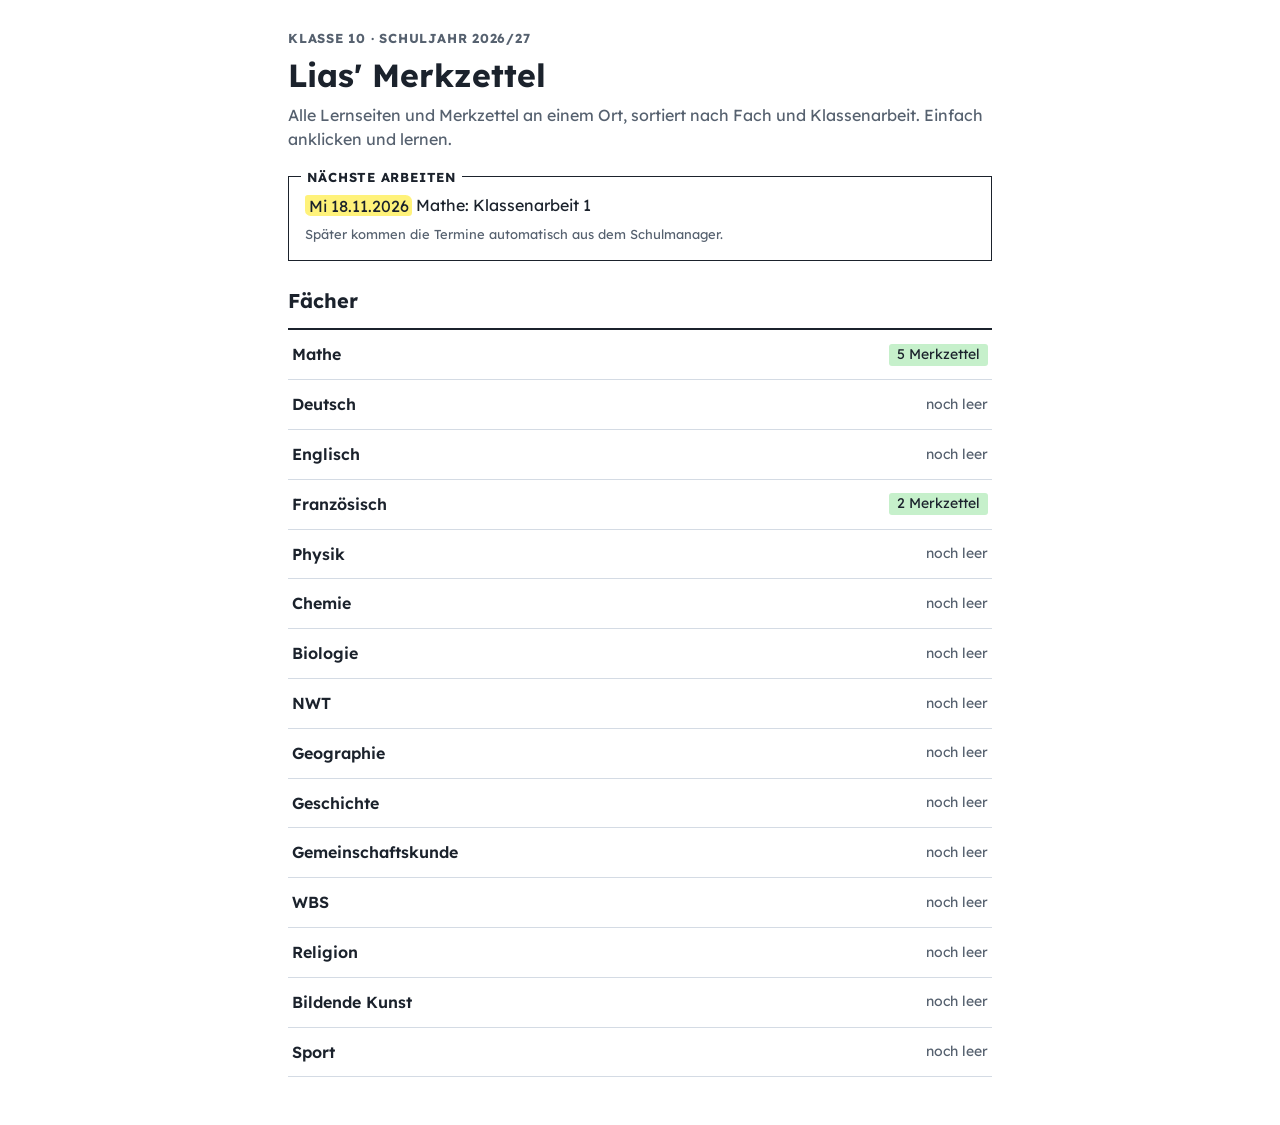
<file: index.html>
<!doctype html>
<html lang="de"><head><meta charset="utf-8"><meta name="viewport" content="width=device-width, initial-scale=1, viewport-fit=cover">
<style>body{margin:0}img{max-width:100%}[hidden]{display:none!important}</style>
<title>Lias' Merkzettel</title>
<meta name="claude:viewport-fit-sides" content="cover">
<link rel="stylesheet" href="https://fonts.googleapis.com/css2?family=Lexend:wght@400;600;700&display=swap">
<style>
/* Layout: ein Heft-Register. Startseite = Fächer als Liste, Fachseite = Arbeiten mit ihren Merkzetteln. */
:root{
  --paper:#ffffff; --ink:#1b222c; --ink-2:#56616f; --rule:#d4dbe4; --wash:#f4f6f9;
  --pen:#2147b9; --hl-y:#fff27a; --hl-g:#c6f0cb;
  --font:"Lexend","Segoe UI",system-ui,-apple-system,Arial,sans-serif;
}
@media (prefers-color-scheme: dark){:root:not([data-theme="light"]){--paper:#14171b;--ink:#e4e8ed;--ink-2:#a1abb7;--rule:#323a44;--wash:#1a1f25;--pen:#8aacff;--hl-y:rgba(255,226,64,.30);--hl-g:rgba(80,200,120,.27);color-scheme:dark}}
:root[data-theme="dark"]{--paper:#14171b;--ink:#e4e8ed;--ink-2:#a1abb7;--rule:#323a44;--wash:#1a1f25;--pen:#8aacff;--hl-y:rgba(255,226,64,.30);--hl-g:rgba(80,200,120,.27);color-scheme:dark}
body{background:var(--paper);color:var(--ink);font-family:var(--font);font-size:1rem;line-height:1.55}
.wrap{max-width:44rem;margin:0 auto;padding-left:max(16px,env(safe-area-inset-left,0px));padding-right:max(16px,env(safe-area-inset-right,0px));padding-block:1.75rem 3rem;display:grid;gap:1.5rem}
a{color:var(--pen)}
:focus-visible{outline:2px solid var(--pen);outline-offset:2px}
h1,h2,h3,p{margin:0}
h1{font-size:2rem;line-height:1.2;text-wrap:balance}
h2{font-size:1.25rem}
.kicker{font-size:.8125rem;letter-spacing:.06em;text-transform:uppercase;color:var(--ink-2);font-weight:700}
.sub{color:var(--ink-2)}
.hy{background:var(--hl-y);padding:.04em .22em;border-radius:.18em .4em .22em .35em}
.box{border:1.5px solid var(--ink);padding:1rem;position:relative;display:grid;gap:.4rem}
.box>.lbl{position:absolute;top:-.75em;left:.75rem;background:var(--paper);padding:0 .4rem;font-weight:700;font-size:.8125rem;letter-spacing:.06em;text-transform:uppercase}
.note{font-size:.8125rem;color:var(--ink-2)}
.subjects{list-style:none;margin:0;padding:0;border-top:2px solid var(--ink)}
.subjects li{border-bottom:1px solid var(--rule)}
.subjects a{display:flex;justify-content:space-between;align-items:center;gap:1rem;padding:.75rem .25rem;color:var(--ink);text-decoration:none;font-weight:600}
.subjects a:hover{background:var(--wash)}
.count{font-weight:400;font-size:.875rem;color:var(--ink-2);white-space:nowrap}
.count.has{color:var(--ink);background:var(--hl-g);padding:0 .5rem;border-radius:3px}
.back{font-weight:600;text-decoration:none}
.exam{border-top:2px solid var(--ink);padding-top:1rem;display:grid;gap:.75rem}
.exam h2 span{font-weight:400;color:var(--ink-2);font-size:1rem}
.items{list-style:none;margin:0;padding:0;display:grid;gap:.6rem}
.item{display:grid;gap:.15rem;padding:.75rem .875rem;border:1px solid var(--rule);border-radius:4px}
.item a{font-weight:600;text-decoration:none}
.item a:hover{text-decoration:underline}
.tag{display:inline-block;font-size:.75rem;border:1px solid var(--ink-2);border-radius:3px;padding:0 .375rem;margin-right:.375rem;color:var(--ink);font-weight:400}
.empty{color:var(--ink-2);border:1px dashed var(--rule);padding:1rem;border-radius:4px}
</style>

<main class="wrap" id="app"></main>

<script>
(()=>{
/* ===== DATEN: hier neue Merkzettel eintragen ===== */
const FAECHER=[
 {id:'mathe',name:'Mathe',arbeiten:[
   {titel:'Klassenarbeit 1',datum:'18.11.2026',thema:'Funktionen und ihre Graphen, Änderungsraten',items:[
     {art:'Probearbeit',titel:'Klausur der Parallelklasse mit Lösungen',url:'mathe/ka1-probe-parallelklasse.html'},
     {art:'Merkzettel',titel:'Zu den Aufgaben der Klausur, mit Zeichnungen',url:'mathe/ka1-merkzettel-klausur.html'},
     {art:'Merkzettel',titel:'Kompakt: alle Regeln mit Beispiel auf einer Seite',url:'mathe/ka1-merkzettel.html'},
     {art:'Formelsammlung',titel:'Alle Formeln mit Beispiel',url:'mathe/ka1-formelsammlung.html'},
     {art:'Lernseite',titel:'Alle Themen mit Aufgaben, Lösungen und Quiz',url:'mathe/ka1-lernseite.html'}]}]},
 {id:'deutsch',name:'Deutsch',arbeiten:[]},
 {id:'englisch',name:'Englisch',arbeiten:[]},
 {id:'franzoesisch',name:'Französisch',arbeiten:[
   {titel:'Klassenarbeit',datum:'11.11.2026',thema:'Unité 1: Conditionnel, Pays et prépositions, Verben',items:[
     {art:'Merkzettel',titel:'Kompakter Merkzettel mit Mini-Tests',url:'franzoesisch/ka-2026-11-11-merkzettel.html'},
     {art:'Spickzettel',titel:'Spickzettel auf einer Seite',url:'franzoesisch/ka-2026-11-11-spickzettel.html'}]}]},
 {id:'physik',name:'Physik',arbeiten:[]},{id:'chemie',name:'Chemie',arbeiten:[]},{id:'bio',name:'Biologie',arbeiten:[]},
 {id:'nwt',name:'NWT',arbeiten:[]},{id:'geo',name:'Geographie',arbeiten:[]},{id:'geschichte',name:'Geschichte',arbeiten:[]},
 {id:'gk',name:'Gemeinschaftskunde',arbeiten:[]},{id:'wbs',name:'WBS',arbeiten:[]},{id:'religion',name:'Religion',arbeiten:[]},
 {id:'bk',name:'Bildende Kunst',arbeiten:[]},{id:'sport',name:'Sport',arbeiten:[]}
];
const TERMINE=[{fach:'Mathe',datum:'Mi 18.11.2026',was:'Klassenarbeit 1'}];
/* ===== Ende Daten ===== */

const app=document.getElementById('app');
const esc=s=>String(s).replace(/[&<>"]/g,c=>({'&':'&amp;','<':'&lt;','>':'&gt;','"':'&quot;'}[c]));
const n=f=>f.arbeiten.reduce((s,a)=>s+a.items.length,0);

function start(){
  document.title="Lias' Merkzettel";
  app.innerHTML=`
  <header style="display:grid;gap:.5rem">
    <p class="kicker">Klasse 10 · Schuljahr 2026/27</p>
    <h1>Lias' Merkzettel</h1>
    <p class="sub">Alle Lernseiten und Merkzettel an einem Ort, sortiert nach Fach und Klassenarbeit. Einfach anklicken und lernen.</p>
  </header>
  <section class="box" aria-label="Nächste Arbeiten"><span class="lbl">Nächste Arbeiten</span>
    ${TERMINE.map(t=>`<p><span class="hy">${esc(t.datum)}</span> ${esc(t.fach)}: ${esc(t.was)}</p>`).join('')}
    <p class="note">Später kommen die Termine automatisch aus dem Schulmanager.</p>
  </section>
  <section style="display:grid;gap:.75rem" aria-labelledby="hf"><h2 id="hf">Fächer</h2>
    <ul class="subjects">${FAECHER.map(f=>{const c=n(f);return `<li><a href="#${f.id}"><span>${esc(f.name)}</span><span class="count${c?' has':''}">${c?c+(c===1?' Merkzettel':' Merkzettel'):'noch leer'}</span></a></li>`}).join('')}</ul>
  </section>`;
}
function fach(f){
  document.title=f.name+" · Lias' Merkzettel";
  const body=f.arbeiten.length?f.arbeiten.map(a=>`
    <section class="exam"><h2>${esc(a.titel)} <span>· ${esc(a.datum)}</span></h2>
      ${a.thema?`<p class="sub">${esc(a.thema)}</p>`:''}
      <ul class="items">${a.items.map(i=>`<li class="item"><a href="${esc(i.url)}"><span class="tag">${esc(i.art)}</span>${esc(i.titel)}</a></li>`).join('')}</ul>
    </section>`).join(''):`<p class="empty">Für ${esc(f.name)} gibt es noch keine Merkzettel.</p>`;
  app.innerHTML=`<a class="back" href="#start">← Alle Fächer</a><h1>${esc(f.name)}</h1>${body}`;
}
function route(){const id=location.hash.slice(1);const f=FAECHER.find(x=>x.id===id);f?fach(f):start();window.scrollTo(0,0);}
addEventListener('hashchange',route);route();
})();
</script>
</file>
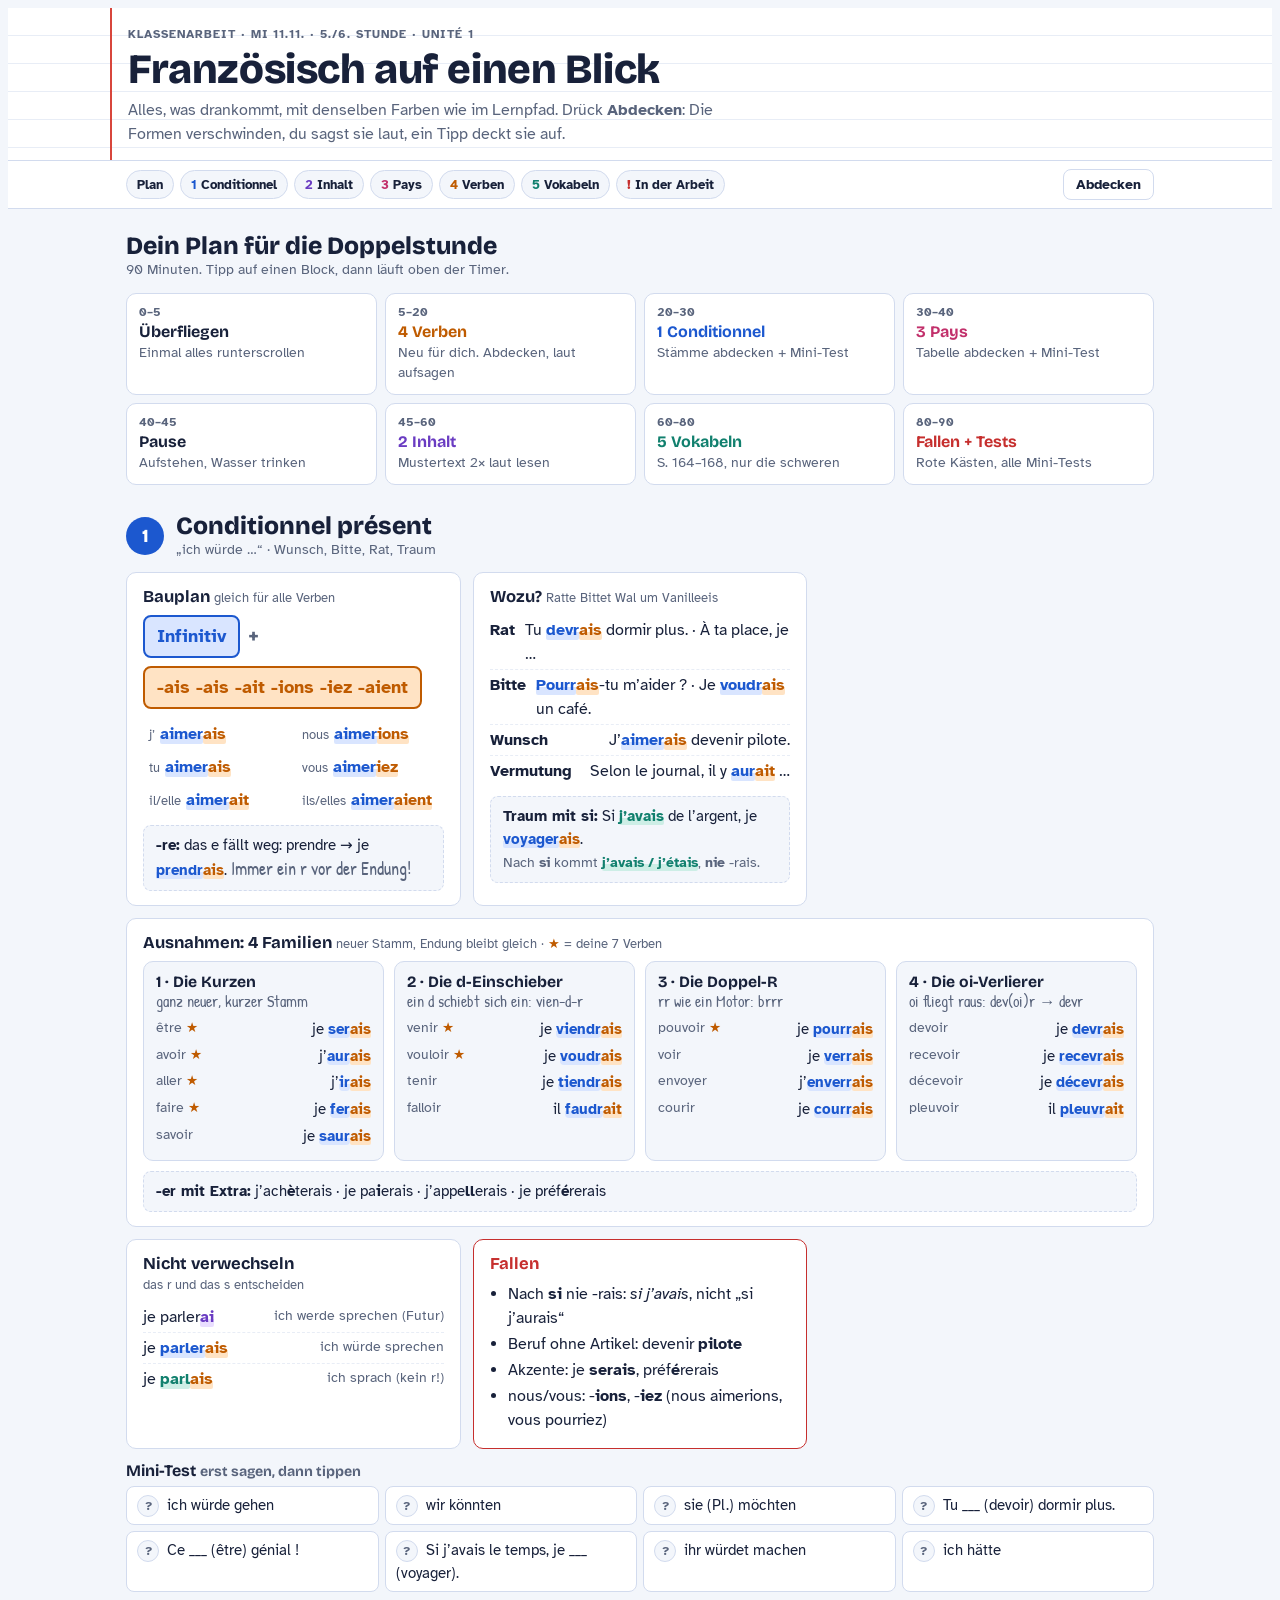
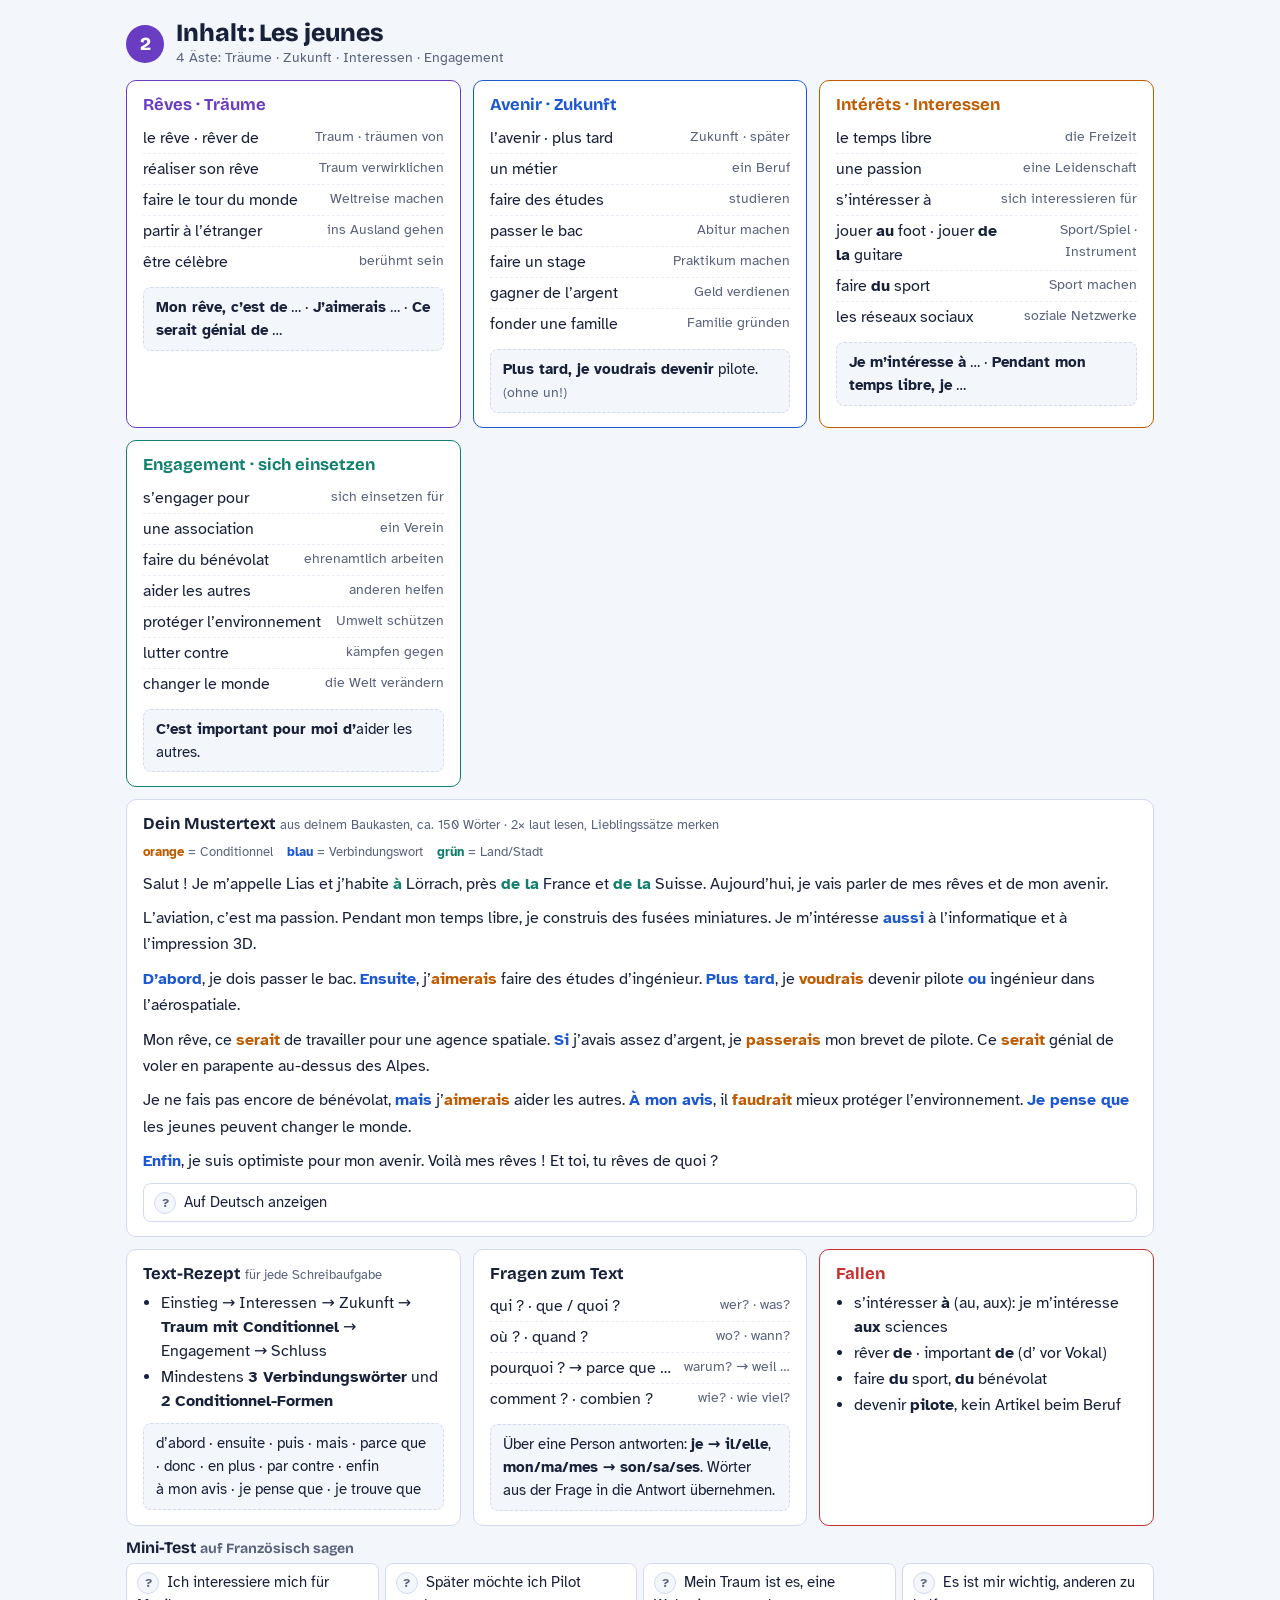
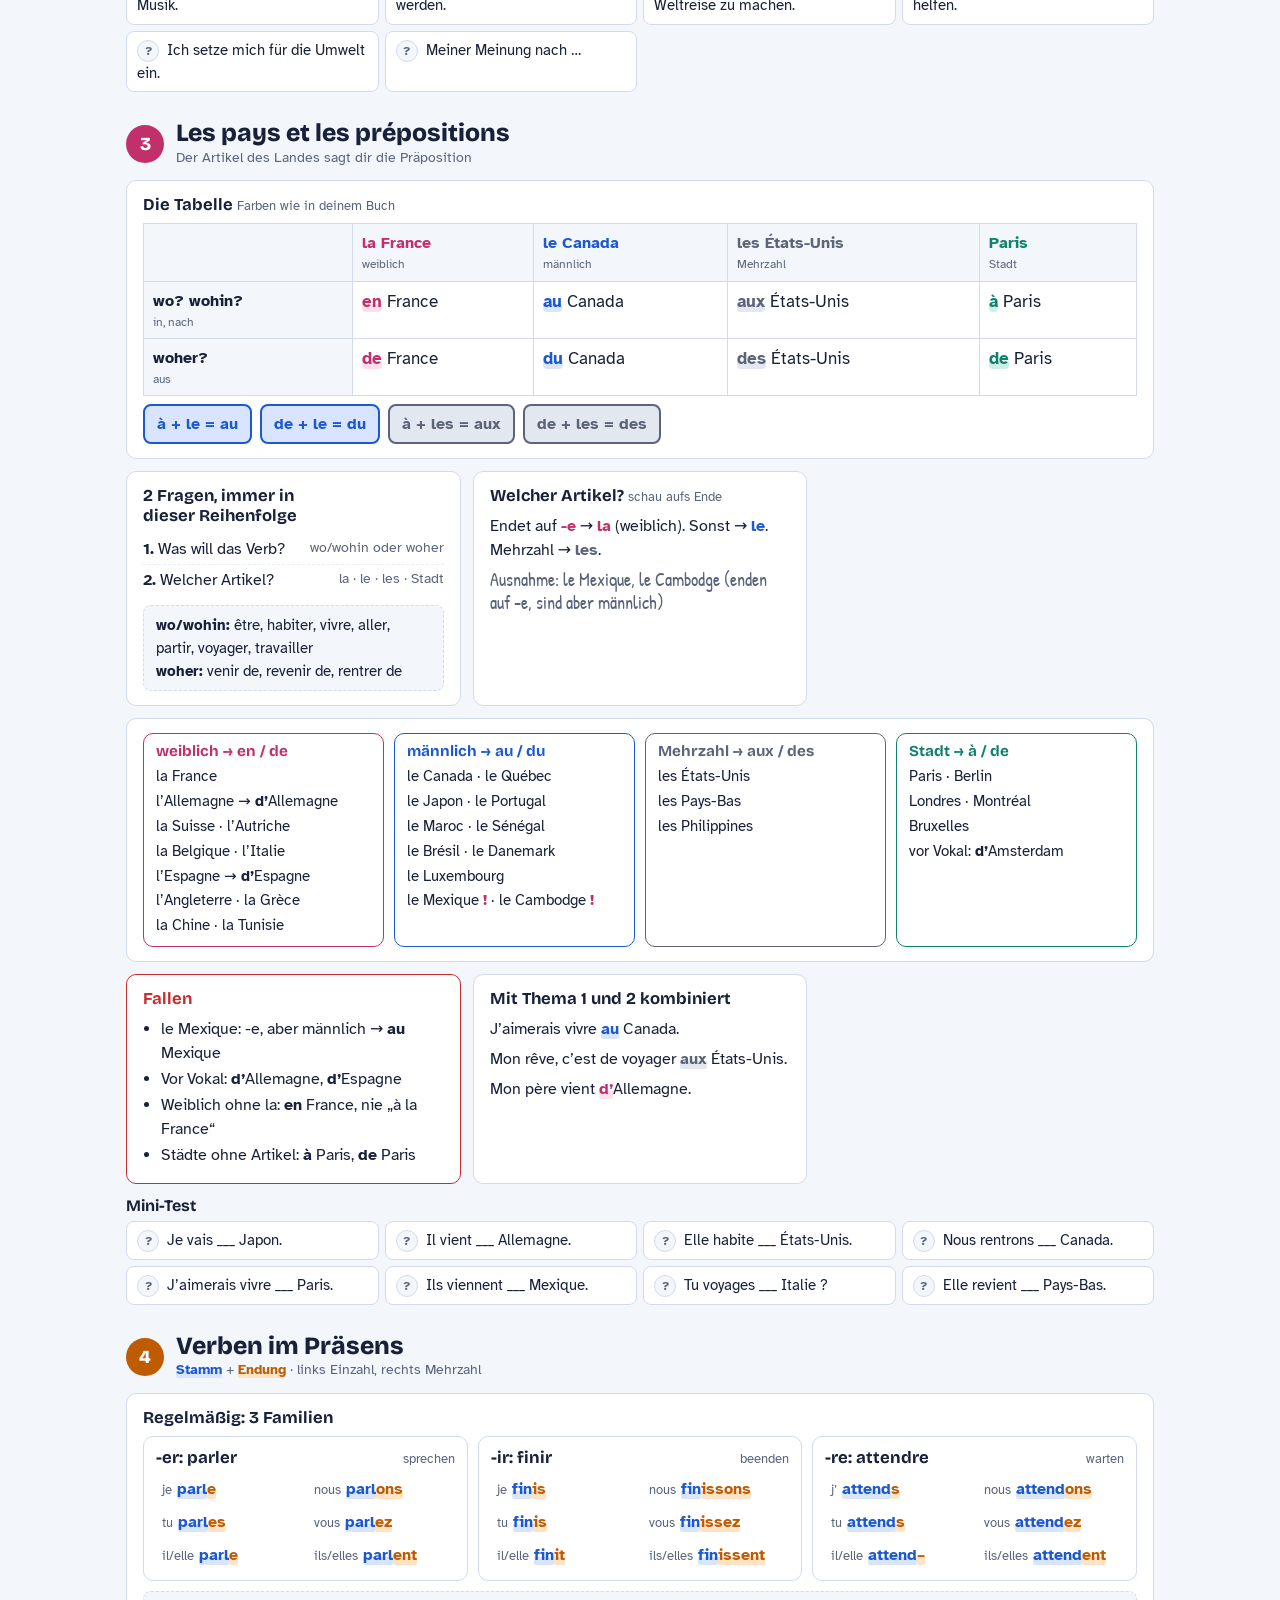
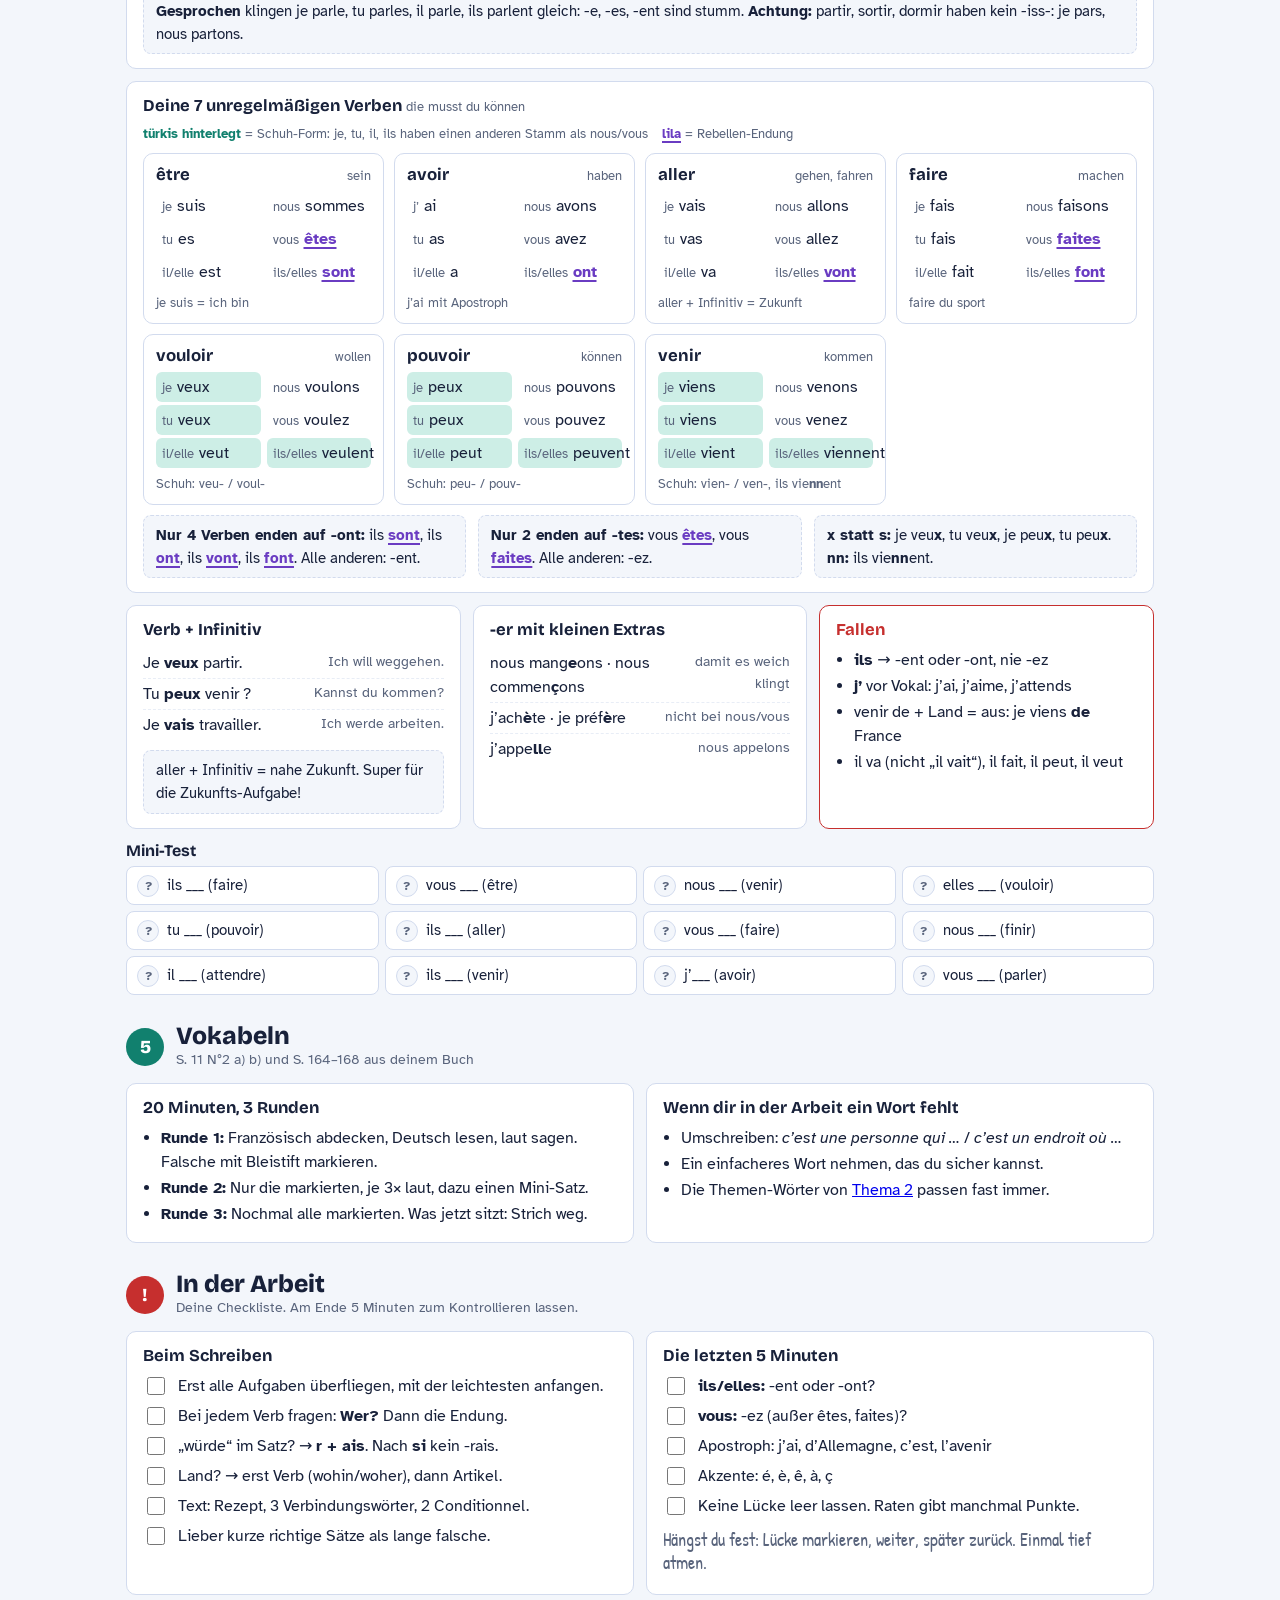
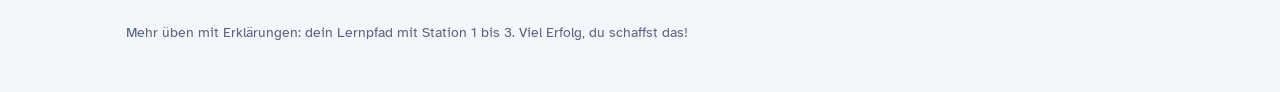
<file: franzoesisch/ka-2026-11-11-merkzettel.html>
<!doctype html>
<html lang="de"><head><meta charset="utf-8"><meta name="viewport" content="width=device-width,initial-scale=1">
<title>Merkzettel Französisch Unité 1</title>
<meta name="claude:viewport-fit-sides" content="cover">
<link rel="preconnect" href="https://fonts.googleapis.com">
<link rel="preconnect" href="https://fonts.gstatic.com" crossorigin>
<link rel="stylesheet" href="https://fonts.googleapis.com/css2?family=Atkinson+Hyperlegible:ital,wght@0,400;0,700;1,400&family=Bricolage+Grotesque:opsz,wght@12..96,600;12..96,800&family=Patrick+Hand&display=swap">
<style>
/* Layout: Heftblatt wie im Lernpfad (gleiche Farben = gleiche Bedeutung). Oben feste Leiste mit Sprungmarken, Abdecken und Timer. Darunter 5 Themen als Karten, je mit Mini-Test. */
:root{
  --paper:#f3f6fb; --sheet:#ffffff; --ink:#18213a; --ink2:#59647c; --line:#d2dbee; --line2:#e8edf6; --margin:#d8463c;
  --stamm:#1c58cf; --stamm-bg:#d9e5ff; --end:#bf5b00; --end-bg:#ffe3c4; --fut:#6a3cc2; --fut-bg:#e9deff; --imp:#11806e; --imp-bg:#cdeee6;
  --bad:#c62f2e; --bad-bg:#fde4e3; --ok:#15824a; --ok-bg:#d9f2e3; --fem:#c2306b; --fem-bg:#fde0ec; --plu:#5b6478; --plu-bg:#e3e7ef;
  --display:"Bricolage Grotesque","Segoe UI",system-ui,sans-serif;
  --body:"Atkinson Hyperlegible","Segoe UI",system-ui,sans-serif;
  --hand:"Patrick Hand","Comic Sans MS","Segoe Print",cursive;
}
@media (prefers-color-scheme: dark){:root:not([data-theme="light"]){
  --paper:#11151d; --sheet:#1a202b; --ink:#e7eaf1; --ink2:#a0a9bb; --line:#303b4f; --line2:#252e3d; --margin:#ff6f63;
  --stamm:#86adff; --stamm-bg:#233660; --end:#ffad60; --end-bg:#4a3216; --fut:#c0a6ff; --fut-bg:#362a57; --imp:#5ad0bb; --imp-bg:#173f39;
  --bad:#ff7d79; --bad-bg:#4a1f22; --ok:#62da99; --ok-bg:#173d2a; --fem:#ff8ab8; --fem-bg:#4a1f33; --plu:#b4bccb; --plu-bg:#323a4a; color-scheme:dark}}
:root[data-theme="dark"]{
  --paper:#11151d; --sheet:#1a202b; --ink:#e7eaf1; --ink2:#a0a9bb; --line:#303b4f; --line2:#252e3d; --margin:#ff6f63;
  --stamm:#86adff; --stamm-bg:#233660; --end:#ffad60; --end-bg:#4a3216; --fut:#c0a6ff; --fut-bg:#362a57; --imp:#5ad0bb; --imp-bg:#173f39;
  --bad:#ff7d79; --bad-bg:#4a1f22; --ok:#62da99; --ok-bg:#173d2a; --fem:#ff8ab8; --fem-bg:#4a1f33; --plu:#b4bccb; --plu-bg:#323a4a; color-scheme:dark}

*{box-sizing:border-box}
[hidden]{display:none!important}
body{background:var(--paper);color:var(--ink);font:400 16px/1.5 var(--body)}
body::before{content:"";position:fixed;inset:0 0 auto;height:env(safe-area-inset-top,0px);z-index:30;background:var(--sheet)}
.wrap{max-width:1060px;margin:0 auto;padding-left:max(16px,env(safe-area-inset-left,0px));padding-right:max(16px,env(safe-area-inset-right,0px))}
:focus-visible{outline:3px solid var(--stamm);outline-offset:2px}
p{margin:0 0 6px}

/* Kopf */
.top{background-color:var(--sheet);background-image:repeating-linear-gradient(180deg,transparent 0 27px,var(--line2) 27px 28px);border-bottom:1.5px solid var(--line)}
.top-in{border-left:2px solid var(--margin);padding:18px 0 14px 16px}
.eyebrow{font:700 .76rem var(--body);text-transform:uppercase;letter-spacing:.08em;color:var(--ink2)}
h1{font:800 clamp(1.9rem,5.5vw,2.6rem)/1.05 var(--display);margin:6px 0 6px;letter-spacing:-.01em;text-wrap:balance}
.sub{margin:0;color:var(--ink2);max-width:62ch}

/* Leiste */
.bar{position:sticky;top:env(safe-area-inset-top,0px);z-index:20;background:var(--sheet);border-bottom:1.5px solid var(--line)}
.bar-in{display:flex;gap:6px;align-items:center;padding-block:8px;flex-wrap:wrap}
.jump{display:flex;gap:6px;flex-wrap:wrap;min-width:0}
.jump a{font:700 .84rem var(--body);color:var(--ink);text-decoration:none;padding:5px 10px;border-radius:99px;border:1.5px solid var(--line);background:var(--paper);white-space:nowrap}
.jump a:hover{border-color:var(--k,var(--stamm))}
.jump a b{color:var(--k,var(--ink2))}
.tools{margin-left:auto;display:flex;gap:6px;align-items:center}
.b{font:700 .88rem var(--body);padding:6px 12px;border-radius:8px;border:1.5px solid var(--line);background:var(--sheet);color:var(--ink);cursor:pointer}
.b:hover{border-color:var(--stamm)}
.b.pri{background:var(--stamm);border-color:var(--stamm);color:var(--sheet)}
.b[aria-pressed="true"]{background:var(--ink);color:var(--sheet);border-color:var(--ink)}
.tm{font:700 .9rem var(--body);font-variant-numeric:tabular-nums;padding:5px 10px;border-radius:8px;background:var(--fut-bg);color:var(--fut)}
.tm.over{background:var(--bad-bg);color:var(--bad)}

/* Abschnitte */
.sec{scroll-margin-top:70px;padding-block:24px 4px}
.sh{display:flex;align-items:center;gap:12px;margin-bottom:12px}
.sn{flex:none;width:38px;height:38px;border-radius:50%;display:grid;place-items:center;font:800 1.15rem var(--display);color:var(--sheet);background:var(--k)}
h2{font:800 1.55rem/1.1 var(--display);margin:0;text-wrap:balance}
.sh small{display:block;color:var(--ink2);font-size:.86rem}
.grid{display:grid;grid-template-columns:repeat(auto-fit,minmax(300px,1fr));gap:12px}
.card{background:var(--sheet);border:1.5px solid var(--line);border-radius:10px;padding:14px 16px;min-width:0}
.card.wide{grid-column:1/-1}
.card h3{font:700 1.04rem/1.2 var(--display);margin:0 0 8px;text-wrap:balance}
.card h3 small{font:400 .82rem var(--body);color:var(--ink2)}
.card.warn{border-color:var(--bad)}
.card.warn h3{color:var(--bad)}
.hand{font-family:var(--hand);font-size:1.12rem;color:var(--ink2);line-height:1.3}
.de{color:var(--ink2);font-size:.9rem}
.small{font-size:.88rem;color:var(--ink2)}
ul.l{margin:0;padding-left:18px} ul.l li{margin:2px 0}
ul.pl{list-style:none;margin:0;padding:0} ul.pl li{display:flex;justify-content:space-between;gap:10px;padding:3px 0;border-bottom:1px dashed var(--line2)} ul.pl li:last-child{border-bottom:0}
ul.pl .de{text-align:right}
.key{margin-top:10px;padding:8px 12px;border-radius:8px;background:var(--paper);border:1.5px dashed var(--line);font-size:.95rem}

/* Markierungen (wie im Lernpfad) */
.st,.en,.fe,.im,.mk{font-weight:700;border-radius:2px}
.st{color:var(--stamm);background:linear-gradient(transparent 60%,var(--stamm-bg) 60%)}
.en{color:var(--end);background:linear-gradient(transparent 60%,var(--end-bg) 60%)}
.fe{color:var(--fut);background:linear-gradient(transparent 60%,var(--fut-bg) 60%)}
.im{color:var(--imp);background:linear-gradient(transparent 60%,var(--imp-bg) 60%)}
.mk{color:var(--k);background:linear-gradient(transparent 60%,var(--kb) 60%)}
.reb{color:var(--fut);font-weight:700;text-decoration:underline 2px;text-underline-offset:3px}
.s1{--k:var(--stamm);--kb:var(--stamm-bg)} .s2{--k:var(--fut);--kb:var(--fut-bg)} .s3{--k:var(--fem);--kb:var(--fem-bg)} .s4{--k:var(--end);--kb:var(--end-bg)} .s5{--k:var(--imp);--kb:var(--imp-bg)} .s6{--k:var(--bad);--kb:var(--bad-bg)}
.k0{--k:var(--fut);--kb:var(--fut-bg)} .k1{--k:var(--stamm);--kb:var(--stamm-bg)} .k2{--k:var(--end);--kb:var(--end-bg)} .k3{--k:var(--imp);--kb:var(--imp-bg)}
.gf{--k:var(--fem);--kb:var(--fem-bg)} .gm{--k:var(--stamm);--kb:var(--stamm-bg)} .gp{--k:var(--plu);--kb:var(--plu-bg)} .gc{--k:var(--imp);--kb:var(--imp-bg)}
.kt{color:var(--k)}
.ast{border-color:var(--k)} .ast h3{color:var(--k)}

/* Plan */
.plan{display:grid;grid-template-columns:repeat(4,minmax(0,1fr));gap:8px}
@media (max-width:700px){.plan{grid-template-columns:repeat(2,minmax(0,1fr))}}
.pb{display:flex;flex-direction:column;gap:2px;text-align:left;font:inherit;color:inherit;background:var(--sheet);border:1.5px solid var(--line);border-radius:10px;padding:10px 12px;cursor:pointer;min-width:0}
.pb:hover{border-color:var(--k,var(--stamm))}
.pb .t{font:700 .78rem var(--body);color:var(--ink2);font-variant-numeric:tabular-nums}
.pb b{font:700 1rem var(--display);color:var(--k,var(--ink))}
.pb span.w{font-size:.86rem;color:var(--ink2)}
.pb.on{border-color:var(--k,var(--stamm));box-shadow:0 0 0 2px var(--k,var(--stamm)) inset}
.pb.done{opacity:.55}

/* Formel */
.formula{display:flex;flex-wrap:wrap;align-items:center;gap:8px;font-size:1.12rem;margin-bottom:10px}
.fb{padding:6px 12px;border-radius:8px;border:2px solid var(--k);background:var(--kb);font-weight:700;color:var(--k)}
.op{font:800 1.3rem var(--display);color:var(--ink2)}

/* Konjugation */
.conjs{display:grid;grid-template-columns:repeat(auto-fit,minmax(230px,1fr));gap:10px}
.vc{background:var(--sheet);border:1.5px solid var(--line);border-radius:10px;padding:10px 12px;min-width:0}
.vc h4{margin:0 0 6px;font:700 1.05rem var(--display);display:flex;justify-content:space-between;gap:8px;align-items:baseline}
.vc h4 small{font:400 .82rem var(--body);color:var(--ink2)}
.conj{display:grid;grid-template-columns:1fr 1fr;grid-template-rows:repeat(3,auto);grid-auto-flow:column;gap:3px 6px}
.cf{display:flex;gap:5px;align-items:baseline;padding:3px 6px;border-radius:6px;min-width:0;font-size:1rem}
.cf .pn{color:var(--ink2);font-size:.84rem;white-space:nowrap}
.boot{background:var(--imp-bg)}
.vc .nt{margin:6px 0 0;font-size:.84rem;color:var(--ink2)}
.fams{display:grid;grid-template-columns:repeat(auto-fit,minmax(200px,1fr));gap:10px}
.fam{border:1.5px solid var(--line);border-radius:10px;padding:10px 12px;background:var(--paper);min-width:0}
.fam h4{margin:0;font:700 .98rem var(--display)}
.fam .hand{font-size:1.02rem;margin-bottom:4px}
.fam ul{list-style:none;margin:0;padding:0}
.fam li{display:flex;justify-content:space-between;gap:8px;padding:2px 0;font-size:.95rem}
.fam li .inf{color:var(--ink2);font-size:.85rem}
.star{color:var(--end);font-weight:700}

/* Tabellen */
.tw{overflow-x:auto;margin-bottom:8px}
table.pt{border-collapse:collapse;width:100%;min-width:520px}
.pt th,.pt td{padding:7px 9px;border:1.5px solid var(--line);text-align:left;vertical-align:top}
.pt th{background:var(--paper);font-weight:700}
.pt th small{display:block;font-weight:400;color:var(--ink2);font-size:.76rem}
.pt td{font-size:1.08rem}
.pt th.kt{color:var(--k)}
.cols3{display:grid;grid-template-columns:repeat(auto-fit,minmax(180px,1fr));gap:10px}
.cl{border:1.5px solid var(--k);border-radius:10px;padding:8px 12px;background:var(--sheet);min-width:0}
.cl h4{margin:0 0 4px;font:700 .95rem var(--display);color:var(--k)}
.cl ul{list-style:none;margin:0;padding:0;font-size:.95rem}
.cl li{padding:1px 0}

/* Text */
.txt p{margin:0 0 8px;line-height:1.65}
.txt .cd{color:var(--end);font-weight:700}
.txt .cn{color:var(--stamm);font-weight:700}
.txt .pp{color:var(--imp);font-weight:700}
.tde p{margin:0 0 6px;color:var(--ink2);font-size:.92rem}
.legend{display:flex;flex-wrap:wrap;gap:6px 14px;font-size:.84rem;color:var(--ink2);margin-bottom:8px}

/* Mini-Test */
.mt{margin-top:12px}
.mt h3{font:700 1rem var(--display);margin:0 0 6px}
.qs{display:grid;grid-template-columns:repeat(auto-fit,minmax(230px,1fr));gap:6px}
details.q{background:var(--sheet);border:1.5px solid var(--line);border-radius:8px;padding:7px 10px;min-width:0}
details.q summary{cursor:pointer;list-style:none;font-size:.95rem}
details.q summary::-webkit-details-marker{display:none}
details.q summary::before{content:"?";display:inline-grid;place-items:center;width:20px;height:20px;border-radius:50%;background:var(--paper);border:1.5px solid var(--line);font:700 .75rem var(--body);margin-right:8px;color:var(--ink2)}
details.q[open]{border-color:var(--ok)}
details.q[open] summary::before{content:"✓";background:var(--ok-bg);border-color:var(--ok);color:var(--ok)}
details.q p{margin:6px 0 0;font-weight:700;color:var(--ok)}

/* Checkliste */
.chk{list-style:none;margin:0;padding:0;display:grid;gap:6px}
.chk label{display:flex;gap:10px;align-items:flex-start;cursor:pointer}
.chk input{width:18px;height:18px;margin-top:3px;accent-color:var(--ok);flex:none}
.chk input:checked+span{color:var(--ink2);text-decoration:line-through}

/* Abdecken */
.c{border-radius:4px;transition:background .15s}
body.cover .c:not(.shown){color:transparent!important;background:var(--line)!important;cursor:pointer;user-select:none}
body.cover .c:not(.shown) *{color:transparent!important;background:none!important;text-decoration:none!important}
body.cover .c:not(.shown):hover{background:var(--stamm-bg)!important}
.foot{padding-block:24px 40px;color:var(--ink2);font-size:.86rem}

@media (max-width:560px){
  .tools{margin-left:0;width:100%}
  .sec{scroll-margin-top:120px}
  .conj{grid-template-columns:1fr 1fr}
}
@media (prefers-reduced-motion:reduce){*{transition:none!important;scroll-behavior:auto!important}}
@media print{.bar,.mt,body::before{display:none} .sec{break-inside:avoid-page} body{background:#fff}}
html{scroll-behavior:smooth}
</style>

<header class="top"><div class="wrap top-in">
  <div class="eyebrow">Klassenarbeit · Mi 11.11. · 5./6. Stunde · Unité 1</div>
  <h1>Französisch auf einen Blick</h1>
  <p class="sub">Alles, was drankommt, mit denselben Farben wie im Lernpfad. Drück <b>Abdecken</b>: Die Formen verschwinden, du sagst sie laut, ein Tipp deckt sie auf.</p>
</div></header>

<div class="bar"><div class="wrap bar-in">
  <nav class="jump" aria-label="Themen">
    <a href="#plan">Plan</a>
    <a href="#cond" class="s1"><b>1</b> Conditionnel</a>
    <a href="#inhalt" class="s2"><b>2</b> Inhalt</a>
    <a href="#pays" class="s3"><b>3</b> Pays</a>
    <a href="#verben" class="s4"><b>4</b> Verben</a>
    <a href="#voc" class="s5"><b>5</b> Vokabeln</a>
    <a href="#arbeit" class="s6"><b>!</b> In der Arbeit</a>
  </nav>
  <div class="tools">
    <span class="tm" id="tm" hidden></span>
    <button type="button" class="b" id="tmStop" hidden>Stopp</button>
    <button type="button" class="b" id="cover" aria-pressed="false">Abdecken</button>
  </div>
</div></div>

<main class="wrap">

<!-- PLAN -->
<section class="sec" id="plan">
  <div class="sh"><div><h2>Dein Plan für die Doppelstunde</h2><small>90 Minuten. Tipp auf einen Block, dann läuft oben der Timer.</small></div></div>
  <div class="plan" id="planList">
    <button type="button" class="pb" data-min="5" data-t="Überfliegen"><span class="t">0–5</span><b>Überfliegen</b><span class="w">Einmal alles runterscrollen</span></button>
    <button type="button" class="pb s4" data-min="15" data-t="Verben"><span class="t">5–20</span><b>4 Verben</b><span class="w">Neu für dich. Abdecken, laut aufsagen</span></button>
    <button type="button" class="pb s1" data-min="10" data-t="Conditionnel"><span class="t">20–30</span><b>1 Conditionnel</b><span class="w">Stämme abdecken + Mini-Test</span></button>
    <button type="button" class="pb s3" data-min="10" data-t="Pays"><span class="t">30–40</span><b>3 Pays</b><span class="w">Tabelle abdecken + Mini-Test</span></button>
    <button type="button" class="pb" data-min="5" data-t="Pause"><span class="t">40–45</span><b>Pause</b><span class="w">Aufstehen, Wasser trinken</span></button>
    <button type="button" class="pb s2" data-min="15" data-t="Inhalt"><span class="t">45–60</span><b>2 Inhalt</b><span class="w">Mustertext 2× laut lesen</span></button>
    <button type="button" class="pb s5" data-min="20" data-t="Vokabeln"><span class="t">60–80</span><b>5 Vokabeln</b><span class="w">S. 164–168, nur die schweren</span></button>
    <button type="button" class="pb s6" data-min="10" data-t="Fallen"><span class="t">80–90</span><b>Fallen + Tests</b><span class="w">Rote Kästen, alle Mini-Tests</span></button>
  </div>
</section>

<!-- 1 CONDITIONNEL -->
<section class="sec s1" id="cond">
  <div class="sh"><div class="sn">1</div><div><h2>Conditionnel présent</h2><small>„ich würde …“ · Wunsch, Bitte, Rat, Traum</small></div></div>
  <div class="grid">
    <div class="card">
      <h3>Bauplan <small>gleich für alle Verben</small></h3>
      <div class="formula"><span class="fb gm">Infinitiv</span><span class="op">+</span><span class="fb k2">-ais -ais -ait -ions -iez -aient</span></div>
      <div class="conj">
        <div class="cf"><span class="pn">j’</span><span class="c"><span class="st">aimer</span><span class="en">ais</span></span></div>
        <div class="cf"><span class="pn">tu</span><span class="c"><span class="st">aimer</span><span class="en">ais</span></span></div>
        <div class="cf"><span class="pn">il/elle</span><span class="c"><span class="st">aimer</span><span class="en">ait</span></span></div>
        <div class="cf"><span class="pn">nous</span><span class="c"><span class="st">aimer</span><span class="en">ions</span></span></div>
        <div class="cf"><span class="pn">vous</span><span class="c"><span class="st">aimer</span><span class="en">iez</span></span></div>
        <div class="cf"><span class="pn">ils/elles</span><span class="c"><span class="st">aimer</span><span class="en">aient</span></span></div>
      </div>
      <div class="key"><b>-re:</b> das e fällt weg: prendre → je <span class="st">prendr</span><span class="en">ais</span>. <span class="hand">Immer ein r vor der Endung!</span></div>
    </div>

    <div class="card">
      <h3>Wozu? <small>Ratte Bittet Wal um Vanilleeis</small></h3>
      <ul class="pl">
        <li><span><b>Rat</b></span><span>Tu <span class="st">devr</span><span class="en">ais</span> dormir plus. · À ta place, je …</span></li>
        <li><span><b>Bitte</b></span><span><span class="st">Pourr</span><span class="en">ais</span>-tu m’aider ? · Je <span class="st">voudr</span><span class="en">ais</span> un café.</span></li>
        <li><span><b>Wunsch</b></span><span>J’<span class="st">aimer</span><span class="en">ais</span> devenir pilote.</span></li>
        <li><span><b>Vermutung</b></span><span>Selon le journal, il y <span class="st">aur</span><span class="en">ait</span> …</span></li>
      </ul>
      <div class="key"><b>Traum mit si:</b> Si <span class="im">j’avais</span> de l’argent, je <span class="st">voyager</span><span class="en">ais</span>.<br><span class="small">Nach <b>si</b> kommt <span class="im">j’avais / j’étais</span>, <b>nie</b> -rais.</span></div>
    </div>

    <div class="card wide">
      <h3>Ausnahmen: 4 Familien <small>neuer Stamm, Endung bleibt gleich · <span class="star">★</span> = deine 7 Verben</small></h3>
      <div class="fams">
        <div class="fam"><h4>1 · Die Kurzen</h4><div class="hand">ganz neuer, kurzer Stamm</div><ul>
          <li><span class="inf">être <span class="star">★</span></span><span>je <span class="c st">ser</span><span class="en">ais</span></span></li>
          <li><span class="inf">avoir <span class="star">★</span></span><span>j’<span class="c st">aur</span><span class="en">ais</span></span></li>
          <li><span class="inf">aller <span class="star">★</span></span><span>j’<span class="c st">ir</span><span class="en">ais</span></span></li>
          <li><span class="inf">faire <span class="star">★</span></span><span>je <span class="c st">fer</span><span class="en">ais</span></span></li>
          <li><span class="inf">savoir</span><span>je <span class="c st">saur</span><span class="en">ais</span></span></li></ul></div>
        <div class="fam"><h4>2 · Die d-Einschieber</h4><div class="hand">ein d schiebt sich ein: vien-d-r</div><ul>
          <li><span class="inf">venir <span class="star">★</span></span><span>je <span class="c st">viendr</span><span class="en">ais</span></span></li>
          <li><span class="inf">vouloir <span class="star">★</span></span><span>je <span class="c st">voudr</span><span class="en">ais</span></span></li>
          <li><span class="inf">tenir</span><span>je <span class="c st">tiendr</span><span class="en">ais</span></span></li>
          <li><span class="inf">falloir</span><span>il <span class="c st">faudr</span><span class="en">ait</span></span></li></ul></div>
        <div class="fam"><h4>3 · Die Doppel-R</h4><div class="hand">rr wie ein Motor: brrr</div><ul>
          <li><span class="inf">pouvoir <span class="star">★</span></span><span>je <span class="c st">pourr</span><span class="en">ais</span></span></li>
          <li><span class="inf">voir</span><span>je <span class="c st">verr</span><span class="en">ais</span></span></li>
          <li><span class="inf">envoyer</span><span>j’<span class="c st">enverr</span><span class="en">ais</span></span></li>
          <li><span class="inf">courir</span><span>je <span class="c st">courr</span><span class="en">ais</span></span></li></ul></div>
        <div class="fam"><h4>4 · Die oi-Verlierer</h4><div class="hand">oi fliegt raus: dev(oi)r → devr</div><ul>
          <li><span class="inf">devoir</span><span>je <span class="c st">devr</span><span class="en">ais</span></span></li>
          <li><span class="inf">recevoir</span><span>je <span class="c st">recevr</span><span class="en">ais</span></span></li>
          <li><span class="inf">décevoir</span><span>je <span class="c st">décevr</span><span class="en">ais</span></span></li>
          <li><span class="inf">pleuvoir</span><span>il <span class="c st">pleuvr</span><span class="en">ait</span></span></li></ul></div>
      </div>
      <div class="key"><b>-er mit Extra:</b> j’ach<b>è</b>terais · je pa<b>i</b>erais · j’appe<b>ll</b>erais · je préf<b>é</b>rerais</div>
    </div>

    <div class="card">
      <h3>Nicht verwechseln <small>das r und das s entscheiden</small></h3>
      <ul class="pl">
        <li><span>je parler<span class="fe">ai</span></span><span class="de">ich werde sprechen (Futur)</span></li>
        <li><span>je <span class="st">parler</span><span class="en">ais</span></span><span class="de">ich würde sprechen</span></li>
        <li><span>je <span class="im">parl</span><span class="en">ais</span></span><span class="de">ich sprach (kein r!)</span></li>
      </ul>
    </div>
    <div class="card warn">
      <h3>Fallen</h3>
      <ul class="l">
        <li>Nach <b>si</b> nie -rais: <i>si j’avais</i>, nicht „si j’aurais“</li>
        <li>Beruf ohne Artikel: devenir <b>pilote</b></li>
        <li>Akzente: je <b>serais</b>, préf<b>é</b>rerais</li>
        <li>nous/vous: -<b>ions</b>, -<b>iez</b> (nous aimerions, vous pourriez)</li>
      </ul>
    </div>
  </div>
  <div class="mt"><h3>Mini-Test <small class="small">erst sagen, dann tippen</small></h3><div class="qs">
    <details class="q"><summary>ich würde gehen</summary><p>j’irais</p></details>
    <details class="q"><summary>wir könnten</summary><p>nous pourrions</p></details>
    <details class="q"><summary>sie (Pl.) möchten</summary><p>ils/elles voudraient</p></details>
    <details class="q"><summary>Tu ___ (devoir) dormir plus.</summary><p>devrais</p></details>
    <details class="q"><summary>Ce ___ (être) génial !</summary><p>serait</p></details>
    <details class="q"><summary>Si j’avais le temps, je ___ (voyager).</summary><p>voyagerais</p></details>
    <details class="q"><summary>ihr würdet machen</summary><p>vous feriez</p></details>
    <details class="q"><summary>ich hätte</summary><p>j’aurais</p></details>
  </div></div>
</section>

<!-- 2 INHALT -->
<section class="sec s2" id="inhalt">
  <div class="sh"><div class="sn">2</div><div><h2>Inhalt: Les jeunes</h2><small>4 Äste: Träume · Zukunft · Interessen · Engagement</small></div></div>
  <div class="grid">
    <div class="card ast k0"><h3>Rêves · Träume</h3><ul class="pl">
      <li><span>le rêve · rêver de</span><span class="de">Traum · träumen von</span></li>
      <li><span>réaliser son rêve</span><span class="de">Traum verwirklichen</span></li>
      <li><span>faire le tour du monde</span><span class="de">Weltreise machen</span></li>
      <li><span>partir à l’étranger</span><span class="de">ins Ausland gehen</span></li>
      <li><span>être célèbre</span><span class="de">berühmt sein</span></li></ul>
      <div class="key"><b>Mon rêve, c’est de</b> … · <b>J’aimerais</b> … · <b>Ce serait génial de</b> …</div></div>
    <div class="card ast k1"><h3>Avenir · Zukunft</h3><ul class="pl">
      <li><span>l’avenir · plus tard</span><span class="de">Zukunft · später</span></li>
      <li><span>un métier</span><span class="de">ein Beruf</span></li>
      <li><span>faire des études</span><span class="de">studieren</span></li>
      <li><span>passer le bac</span><span class="de">Abitur machen</span></li>
      <li><span>faire un stage</span><span class="de">Praktikum machen</span></li>
      <li><span>gagner de l’argent</span><span class="de">Geld verdienen</span></li>
      <li><span>fonder une famille</span><span class="de">Familie gründen</span></li></ul>
      <div class="key"><b>Plus tard, je voudrais devenir</b> pilote. <span class="small">(ohne un!)</span></div></div>
    <div class="card ast k2"><h3>Intérêts · Interessen</h3><ul class="pl">
      <li><span>le temps libre</span><span class="de">die Freizeit</span></li>
      <li><span>une passion</span><span class="de">eine Leidenschaft</span></li>
      <li><span>s’intéresser à</span><span class="de">sich interessieren für</span></li>
      <li><span>jouer <b>au</b> foot · jouer <b>de la</b> guitare</span><span class="de">Sport/Spiel · Instrument</span></li>
      <li><span>faire <b>du</b> sport</span><span class="de">Sport machen</span></li>
      <li><span>les réseaux sociaux</span><span class="de">soziale Netzwerke</span></li></ul>
      <div class="key"><b>Je m’intéresse à</b> … · <b>Pendant mon temps libre, je</b> …</div></div>
    <div class="card ast k3"><h3>Engagement · sich einsetzen</h3><ul class="pl">
      <li><span>s’engager pour</span><span class="de">sich einsetzen für</span></li>
      <li><span>une association</span><span class="de">ein Verein</span></li>
      <li><span>faire du bénévolat</span><span class="de">ehrenamtlich arbeiten</span></li>
      <li><span>aider les autres</span><span class="de">anderen helfen</span></li>
      <li><span>protéger l’environnement</span><span class="de">Umwelt schützen</span></li>
      <li><span>lutter contre</span><span class="de">kämpfen gegen</span></li>
      <li><span>changer le monde</span><span class="de">die Welt verändern</span></li></ul>
      <div class="key"><b>C’est important pour moi d’</b>aider les autres.</div></div>

    <div class="card wide">
      <h3>Dein Mustertext <small>aus deinem Baukasten, ca. 150 Wörter · 2× laut lesen, Lieblingssätze merken</small></h3>
      <div class="legend"><span><b style="color:var(--end)">orange</b> = Conditionnel</span><span><b style="color:var(--stamm)">blau</b> = Verbindungswort</span><span><b style="color:var(--imp)">grün</b> = Land/Stadt</span></div>
      <div class="txt">
        <p>Salut ! Je m’appelle Lias et j’habite <span class="pp">à</span> Lörrach, près <span class="pp">de la</span> France et <span class="pp">de la</span> Suisse. Aujourd’hui, je vais parler de mes rêves et de mon avenir.</p>
        <p>L’aviation, c’est ma passion. Pendant mon temps libre, je construis des fusées miniatures. Je m’intéresse <span class="cn">aussi</span> à l’informatique et à l’impression 3D.</p>
        <p><span class="cn">D’abord</span>, je dois passer le bac. <span class="cn">Ensuite</span>, j’<span class="cd">aimerais</span> faire des études d’ingénieur. <span class="cn">Plus tard</span>, je <span class="cd">voudrais</span> devenir pilote <span class="cn">ou</span> ingénieur dans l’aérospatiale.</p>
        <p>Mon rêve, ce <span class="cd">serait</span> de travailler pour une agence spatiale. <span class="cn">Si</span> j’avais assez d’argent, je <span class="cd">passerais</span> mon brevet de pilote. Ce <span class="cd">serait</span> génial de voler en parapente au-dessus des Alpes.</p>
        <p>Je ne fais pas encore de bénévolat, <span class="cn">mais</span> j’<span class="cd">aimerais</span> aider les autres. <span class="cn">À mon avis</span>, il <span class="cd">faudrait</span> mieux protéger l’environnement. <span class="cn">Je pense que</span> les jeunes peuvent changer le monde.</p>
        <p><span class="cn">Enfin</span>, je suis optimiste pour mon avenir. Voilà mes rêves ! Et toi, tu rêves de quoi ?</p>
      </div>
      <details class="q" style="margin-top:6px"><summary>Auf Deutsch anzeigen</summary><div class="tde" style="margin-top:6px">
        <p>Hallo! Ich heiße Lias und wohne in Lörrach, nahe Frankreich und der Schweiz. Heute spreche ich über meine Träume und meine Zukunft.</p>
        <p>Die Luftfahrt ist meine Leidenschaft. In meiner Freizeit baue ich Modellraketen. Ich interessiere mich auch für Informatik und 3D-Druck.</p>
        <p>Zuerst muss ich das Abitur machen. Dann würde ich gern Ingenieurwesen studieren. Später möchte ich Pilot oder Ingenieur in der Raumfahrt werden.</p>
        <p>Mein Traum wäre es, für eine Raumfahrtagentur zu arbeiten. Wenn ich genug Geld hätte, würde ich meinen Flugschein machen. Es wäre genial, mit dem Gleitschirm über die Alpen zu fliegen.</p>
        <p>Ich arbeite noch nicht ehrenamtlich, aber ich würde gern anderen helfen. Meiner Meinung nach müsste man die Umwelt besser schützen. Ich denke, dass die Jugendlichen die Welt verändern können.</p>
        <p>Zum Schluss: Ich bin optimistisch für meine Zukunft. Das sind meine Träume! Und du, wovon träumst du?</p>
      </div></details>
    </div>

    <div class="card">
      <h3>Text-Rezept <small>für jede Schreibaufgabe</small></h3>
      <ul class="l">
        <li>Einstieg → Interessen → Zukunft → <b>Traum mit Conditionnel</b> → Engagement → Schluss</li>
        <li>Mindestens <b>3 Verbindungswörter</b> und <b>2 Conditionnel-Formen</b></li>
      </ul>
      <div class="key">d’abord · ensuite · puis · mais · parce que · donc · en plus · par contre · enfin<br>à mon avis · je pense que · je trouve que</div>
    </div>
    <div class="card">
      <h3>Fragen zum Text</h3>
      <ul class="pl">
        <li><span>qui ? · que / quoi ?</span><span class="de">wer? · was?</span></li>
        <li><span>où ? · quand ?</span><span class="de">wo? · wann?</span></li>
        <li><span>pourquoi ? → parce que …</span><span class="de">warum? → weil …</span></li>
        <li><span>comment ? · combien ?</span><span class="de">wie? · wie viel?</span></li>
      </ul>
      <div class="key">Über eine Person antworten: <b>je → il/elle</b>, <b>mon/ma/mes → son/sa/ses</b>. Wörter aus der Frage in die Antwort übernehmen.</div>
    </div>
    <div class="card warn">
      <h3>Fallen</h3>
      <ul class="l">
        <li>s’intéresser <b>à</b> (au, aux): je m’intéresse <b>aux</b> sciences</li>
        <li>rêver <b>de</b> · important <b>de</b> (d’ vor Vokal)</li>
        <li>faire <b>du</b> sport, <b>du</b> bénévolat</li>
        <li>devenir <b>pilote</b>, kein Artikel beim Beruf</li>
      </ul>
    </div>
  </div>
  <div class="mt"><h3>Mini-Test <small class="small">auf Französisch sagen</small></h3><div class="qs">
    <details class="q"><summary>Ich interessiere mich für Musik.</summary><p>Je m’intéresse à la musique.</p></details>
    <details class="q"><summary>Später möchte ich Pilot werden.</summary><p>Plus tard, je voudrais devenir pilote.</p></details>
    <details class="q"><summary>Mein Traum ist es, eine Weltreise zu machen.</summary><p>Mon rêve, c’est de faire le tour du monde.</p></details>
    <details class="q"><summary>Es ist mir wichtig, anderen zu helfen.</summary><p>C’est important pour moi d’aider les autres.</p></details>
    <details class="q"><summary>Ich setze mich für die Umwelt ein.</summary><p>Je m’engage pour l’environnement.</p></details>
    <details class="q"><summary>Meiner Meinung nach …</summary><p>À mon avis, …</p></details>
  </div></div>
</section>

<!-- 3 PAYS -->
<section class="sec s3" id="pays">
  <div class="sh"><div class="sn">3</div><div><h2>Les pays et les prépositions</h2><small>Der Artikel des Landes sagt dir die Präposition</small></div></div>
  <div class="grid">
    <div class="card wide">
      <h3>Die Tabelle <small>Farben wie in deinem Buch</small></h3>
      <div class="tw"><table class="pt">
        <tr><th></th><th class="kt gf">la France<small>weiblich</small></th><th class="kt gm">le Canada<small>männlich</small></th><th class="kt gp">les États-Unis<small>Mehrzahl</small></th><th class="kt gc">Paris<small>Stadt</small></th></tr>
        <tr><th>wo? wohin?<small>in, nach</small></th><td><span class="c mk gf">en</span> France</td><td><span class="c mk gm">au</span> Canada</td><td><span class="c mk gp">aux</span> États-Unis</td><td><span class="c mk gc">à</span> Paris</td></tr>
        <tr><th>woher?<small>aus</small></th><td><span class="c mk gf">de</span> France</td><td><span class="c mk gm">du</span> Canada</td><td><span class="c mk gp">des</span> États-Unis</td><td><span class="c mk gc">de</span> Paris</td></tr>
      </table></div>
      <div class="formula" style="font-size:1rem;margin:4px 0 0">
        <span class="fb gm">à + le = au</span><span class="fb gm">de + le = du</span><span class="fb gp">à + les = aux</span><span class="fb gp">de + les = des</span>
      </div>
    </div>
    <div class="card">
      <h3>2 Fragen, immer in dieser Reihenfolge</h3>
      <ul class="pl">
        <li><span><b>1.</b> Was will das Verb?</span><span class="de">wo/wohin oder woher</span></li>
        <li><span><b>2.</b> Welcher Artikel?</span><span class="de">la · le · les · Stadt</span></li>
      </ul>
      <div class="key"><b>wo/wohin:</b> être, habiter, vivre, aller, partir, voyager, travailler<br><b>woher:</b> venir de, revenir de, rentrer de</div>
    </div>
    <div class="card">
      <h3>Welcher Artikel? <small>schau aufs Ende</small></h3>
      <p>Endet auf <b class="kt gf">-e</b> → <b class="kt gf">la</b> (weiblich). Sonst → <b class="kt gm">le</b>. Mehrzahl → <b class="kt gp">les</b>.</p>
      <p class="hand">Ausnahme: le Mexique, le Cambodge (enden auf -e, sind aber männlich)</p>
    </div>
    <div class="card wide">
      <div class="cols3">
        <div class="cl gf"><h4>weiblich → en / de</h4><ul><li>la France</li><li>l’Allemagne → <b>d’</b>Allemagne</li><li>la Suisse · l’Autriche</li><li>la Belgique · l’Italie</li><li>l’Espagne → <b>d’</b>Espagne</li><li>l’Angleterre · la Grèce</li><li>la Chine · la Tunisie</li></ul></div>
        <div class="cl gm"><h4>männlich → au / du</h4><ul><li>le Canada · le Québec</li><li>le Japon · le Portugal</li><li>le Maroc · le Sénégal</li><li>le Brésil · le Danemark</li><li>le Luxembourg</li><li>le Mexique <b class="kt gf">!</b> · le Cambodge <b class="kt gf">!</b></li></ul></div>
        <div class="cl gp"><h4>Mehrzahl → aux / des</h4><ul><li>les États-Unis</li><li>les Pays-Bas</li><li>les Philippines</li></ul></div>
        <div class="cl gc"><h4>Stadt → à / de</h4><ul><li>Paris · Berlin</li><li>Londres · Montréal</li><li>Bruxelles</li><li>vor Vokal: <b>d’</b>Amsterdam</li></ul></div>
      </div>
    </div>
    <div class="card warn">
      <h3>Fallen</h3>
      <ul class="l">
        <li>le Mexique: -e, aber männlich → <b>au</b> Mexique</li>
        <li>Vor Vokal: <b>d’</b>Allemagne, <b>d’</b>Espagne</li>
        <li>Weiblich ohne la: <b>en</b> France, nie „à la France“</li>
        <li>Städte ohne Artikel: <b>à</b> Paris, <b>de</b> Paris</li>
      </ul>
    </div>
    <div class="card">
      <h3>Mit Thema 1 und 2 kombiniert</h3>
      <p>J’aimerais vivre <span class="mk gm">au</span> Canada.</p>
      <p>Mon rêve, c’est de voyager <span class="mk gp">aux</span> États-Unis.</p>
      <p>Mon père vient <span class="mk gf">d’</span>Allemagne.</p>
    </div>
  </div>
  <div class="mt"><h3>Mini-Test</h3><div class="qs">
    <details class="q"><summary>Je vais ___ Japon.</summary><p>au Japon</p></details>
    <details class="q"><summary>Il vient ___ Allemagne.</summary><p>d’Allemagne</p></details>
    <details class="q"><summary>Elle habite ___ États-Unis.</summary><p>aux États-Unis</p></details>
    <details class="q"><summary>Nous rentrons ___ Canada.</summary><p>du Canada</p></details>
    <details class="q"><summary>J’aimerais vivre ___ Paris.</summary><p>à Paris</p></details>
    <details class="q"><summary>Ils viennent ___ Mexique.</summary><p>du Mexique</p></details>
    <details class="q"><summary>Tu voyages ___ Italie ?</summary><p>en Italie</p></details>
    <details class="q"><summary>Elle revient ___ Pays-Bas.</summary><p>des Pays-Bas</p></details>
  </div></div>
</section>

<!-- 4 VERBEN -->
<section class="sec s4" id="verben">
  <div class="sh"><div class="sn">4</div><div><h2>Verben im Präsens</h2><small><span class="st">Stamm</span> + <span class="en">Endung</span> · links Einzahl, rechts Mehrzahl</small></div></div>
  <div class="card wide" style="margin-bottom:12px">
    <h3>Regelmäßig: 3 Familien</h3>
    <div class="conjs" id="regs"></div>
    <div class="key"><b>Gesprochen</b> klingen je parle, tu parles, il parle, ils parlent gleich: -e, -es, -ent sind stumm. <b>Achtung:</b> partir, sortir, dormir haben kein -iss-: je pars, nous partons.</div>
  </div>
  <div class="card wide">
    <h3>Deine 7 unregelmäßigen Verben <small>die musst du können</small></h3>
    <div class="legend"><span><b style="color:var(--imp)">türkis hinterlegt</b> = Schuh-Form: je, tu, il, ils haben einen anderen Stamm als nous/vous</span><span><b class="reb">lila</b> = Rebellen-Endung</span></div>
    <div class="conjs" id="irr"></div>
    <div class="grid" style="margin-top:10px">
      <div class="key" style="margin:0"><b>Nur 4 Verben enden auf -ont:</b> ils <span class="reb">sont</span>, ils <span class="reb">ont</span>, ils <span class="reb">vont</span>, ils <span class="reb">font</span>. Alle anderen: -ent.</div>
      <div class="key" style="margin:0"><b>Nur 2 enden auf -tes:</b> vous <span class="reb">êtes</span>, vous <span class="reb">faites</span>. Alle anderen: -ez.</div>
      <div class="key" style="margin:0"><b>x statt s:</b> je veu<b>x</b>, tu veu<b>x</b>, je peu<b>x</b>, tu peu<b>x</b>. <b>nn:</b> ils vie<b>nn</b>ent.</div>
    </div>
  </div>
  <div class="grid" style="margin-top:12px">
    <div class="card">
      <h3>Verb + Infinitiv</h3>
      <ul class="pl">
        <li><span>Je <b>veux</b> partir.</span><span class="de">Ich will weggehen.</span></li>
        <li><span>Tu <b>peux</b> venir ?</span><span class="de">Kannst du kommen?</span></li>
        <li><span>Je <b>vais</b> travailler.</span><span class="de">Ich werde arbeiten.</span></li>
      </ul>
      <div class="key">aller + Infinitiv = nahe Zukunft. Super für die Zukunfts-Aufgabe!</div>
    </div>
    <div class="card">
      <h3>-er mit kleinen Extras</h3>
      <ul class="pl">
        <li><span>nous mang<b>e</b>ons · nous commen<b>ç</b>ons</span><span class="de">damit es weich klingt</span></li>
        <li><span>j’ach<b>è</b>te · je préf<b>è</b>re</span><span class="de">nicht bei nous/vous</span></li>
        <li><span>j’appe<b>ll</b>e</span><span class="de">nous appelons</span></li>
      </ul>
    </div>
    <div class="card warn">
      <h3>Fallen</h3>
      <ul class="l">
        <li><b>ils</b> → -ent oder -ont, nie -ez</li>
        <li><b>j’</b> vor Vokal: j’ai, j’aime, j’attends</li>
        <li>venir de + Land = aus: je viens <b>de</b> France</li>
        <li>il va (nicht „il vait“), il fait, il peut, il veut</li>
      </ul>
    </div>
  </div>
  <div class="mt"><h3>Mini-Test</h3><div class="qs">
    <details class="q"><summary>ils ___ (faire)</summary><p>ils font</p></details>
    <details class="q"><summary>vous ___ (être)</summary><p>vous êtes</p></details>
    <details class="q"><summary>nous ___ (venir)</summary><p>nous venons</p></details>
    <details class="q"><summary>elles ___ (vouloir)</summary><p>elles veulent</p></details>
    <details class="q"><summary>tu ___ (pouvoir)</summary><p>tu peux</p></details>
    <details class="q"><summary>ils ___ (aller)</summary><p>ils vont</p></details>
    <details class="q"><summary>vous ___ (faire)</summary><p>vous faites</p></details>
    <details class="q"><summary>nous ___ (finir)</summary><p>nous finissons</p></details>
    <details class="q"><summary>il ___ (attendre)</summary><p>il attend</p></details>
    <details class="q"><summary>ils ___ (venir)</summary><p>ils viennent</p></details>
    <details class="q"><summary>j’___ (avoir)</summary><p>j’ai</p></details>
    <details class="q"><summary>vous ___ (parler)</summary><p>vous parlez</p></details>
  </div></div>
</section>

<!-- 5 VOKABELN -->
<section class="sec s5" id="voc">
  <div class="sh"><div class="sn">5</div><div><h2>Vokabeln</h2><small>S. 11 N°2 a) b) und S. 164–168 aus deinem Buch</small></div></div>
  <div class="grid">
    <div class="card">
      <h3>20 Minuten, 3 Runden</h3>
      <ul class="l">
        <li><b>Runde 1:</b> Französisch abdecken, Deutsch lesen, laut sagen. Falsche mit Bleistift markieren.</li>
        <li><b>Runde 2:</b> Nur die markierten, je 3× laut, dazu einen Mini-Satz.</li>
        <li><b>Runde 3:</b> Nochmal alle markierten. Was jetzt sitzt: Strich weg.</li>
      </ul>
    </div>
    <div class="card">
      <h3>Wenn dir in der Arbeit ein Wort fehlt</h3>
      <ul class="l">
        <li>Umschreiben: <i>c’est une personne qui …</i> / <i>c’est un endroit où …</i></li>
        <li>Ein einfacheres Wort nehmen, das du sicher kannst.</li>
        <li>Die Themen-Wörter von <a href="#inhalt">Thema 2</a> passen fast immer.</li>
      </ul>
    </div>
  </div>
</section>

<!-- IN DER ARBEIT -->
<section class="sec s6" id="arbeit">
  <div class="sh"><div class="sn">!</div><div><h2>In der Arbeit</h2><small>Deine Checkliste. Am Ende 5 Minuten zum Kontrollieren lassen.</small></div></div>
  <div class="grid">
    <div class="card">
      <h3>Beim Schreiben</h3>
      <ul class="chk">
        <li><label><input type="checkbox" id="c1"><span>Erst alle Aufgaben überfliegen, mit der leichtesten anfangen.</span></label></li>
        <li><label><input type="checkbox" id="c2"><span>Bei jedem Verb fragen: <b>Wer?</b> Dann die Endung.</span></label></li>
        <li><label><input type="checkbox" id="c3"><span>„würde“ im Satz? → <b>r + ais</b>. Nach <b>si</b> kein -rais.</span></label></li>
        <li><label><input type="checkbox" id="c4"><span>Land? → erst Verb (wohin/woher), dann Artikel.</span></label></li>
        <li><label><input type="checkbox" id="c5"><span>Text: Rezept, 3 Verbindungswörter, 2 Conditionnel.</span></label></li>
        <li><label><input type="checkbox" id="c6"><span>Lieber kurze richtige Sätze als lange falsche.</span></label></li>
      </ul>
    </div>
    <div class="card">
      <h3>Die letzten 5 Minuten</h3>
      <ul class="chk">
        <li><label><input type="checkbox" id="c7"><span><b>ils/elles:</b> -ent oder -ont?</span></label></li>
        <li><label><input type="checkbox" id="c8"><span><b>vous:</b> -ez (außer êtes, faites)?</span></label></li>
        <li><label><input type="checkbox" id="c9"><span>Apostroph: j’ai, d’Allemagne, c’est, l’avenir</span></label></li>
        <li><label><input type="checkbox" id="c10"><span>Akzente: é, è, ê, à, ç</span></label></li>
        <li><label><input type="checkbox" id="c11"><span>Keine Lücke leer lassen. Raten gibt manchmal Punkte.</span></label></li>
      </ul>
      <p class="hand" style="margin-top:10px">Hängst du fest: Lücke markieren, weiter, später zurück. Einmal tief atmen.</p>
    </div>
  </div>
</section>

<p class="foot">Mehr üben mit Erklärungen: dein Lernpfad mit Station 1 bis 3. Viel Erfolg, du schaffst das!</p>
</main>

<script>
const $=(s,r=document)=>r.querySelector(s),$$=(s,r=document)=>[...r.querySelectorAll(s)];
const PN=['je','tu','il/elle','nous','vous','ils/elles'];
const vow=f=>/^[aeiouéèêh]/i.test(f);
function cell(i,html,first,cls){const pn=i===0&&vow(first)?'j’':PN[i];return`<div class="cf${cls?' '+cls:''}"><span class="pn">${pn}</span><span class="c">${html}</span></div>`}
/* Regelmäßig: [Infinitiv, Deutsch, Stamm, Endungen, Familie] */
const REG=[['parler','sprechen','parl',['e','es','e','ons','ez','ent'],'-er'],['finir','beenden','fin',['is','is','it','issons','issez','issent'],'-ir'],['attendre','warten','attend',['s','s','','ons','ez','ent'],'-re']];
$('#regs').innerHTML=REG.map(([inf,de,st,en,fam])=>`<div class="vc"><h4><span>${fam}: ${inf}</span><small>${de}</small></h4><div class="conj">${en.map((e,i)=>cell(i,`<span class="st">${st}</span><span class="en">${e||'–'}</span>`,st)).join('')}</div></div>`).join('');
/* Unregelmäßig: Formen, boot = Schuh-Verb, reb = Index der Rebellen-Endungen */
const IRR=[
 ['être','sein',['suis','es','est','sommes','êtes','sont'],0,[4,5],'je suis = ich bin'],
 ['avoir','haben',['ai','as','a','avons','avez','ont'],0,[5],'j’ai mit Apostroph'],
 ['aller','gehen, fahren',['vais','vas','va','allons','allez','vont'],0,[5],'aller + Infinitiv = Zukunft'],
 ['faire','machen',['fais','fais','fait','faisons','faites','font'],0,[4,5],'faire du sport'],
 ['vouloir','wollen',['veux','veux','veut','voulons','voulez','veulent'],1,[],'Schuh: veu- / voul-'],
 ['pouvoir','können',['peux','peux','peut','pouvons','pouvez','peuvent'],1,[],'Schuh: peu- / pouv-'],
 ['venir','kommen',['viens','viens','vient','venons','venez','viennent'],1,[],'Schuh: vien- / ven-, ils vie<b>nn</b>ent']
];
$('#irr').innerHTML=IRR.map(([inf,de,f,boot,reb,nt])=>`<div class="vc"><h4><span>${inf}</span><small>${de}</small></h4><div class="conj">${f.map((x,i)=>cell(i,reb.includes(i)?`<span class="reb">${x}</span>`:x,f[0],boot&&[0,1,2,5].includes(i)?'boot':'')).join('')}</div><p class="nt">${nt}</p></div>`).join('');

/* Abdecken */
const cov=$('#cover');
cov.addEventListener('click',()=>{const on=document.body.classList.toggle('cover');cov.setAttribute('aria-pressed',on);cov.textContent=on?'Aufdecken':'Abdecken';$$('.c.shown').forEach(e=>e.classList.remove('shown'))});
document.addEventListener('click',e=>{const c=e.target.closest('.c');if(c&&document.body.classList.contains('cover'))c.classList.toggle('shown')});

/* Timer */
let tEnd=0,tName='',tInt=null;const tm=$('#tm'),ts=$('#tmStop');
function tick(){const left=Math.round((tEnd-Date.now())/1000),a=Math.abs(left),m=Math.floor(a/60),s=String(a%60).padStart(2,'0');
  tm.textContent=left>=0?`${tName} · ${m}:${s}`:`${tName}: Zeit um! Weiter zum nächsten Block`;tm.classList.toggle('over',left<0)}
function stopT(){clearInterval(tInt);tInt=null;tm.hidden=true;ts.hidden=true;$$('.pb.on').forEach(b=>b.classList.remove('on'))}
$$('.pb').forEach(b=>b.addEventListener('click',()=>{$$('.pb.on').forEach(x=>{x.classList.remove('on');x.classList.add('done')});b.classList.remove('done');b.classList.add('on');
  tName=b.dataset.t;tEnd=Date.now()+(+b.dataset.min)*60000;tm.hidden=false;ts.hidden=false;clearInterval(tInt);tick();tInt=setInterval(tick,1000)}));
ts.addEventListener('click',stopT);
</script>

</html>
</file>
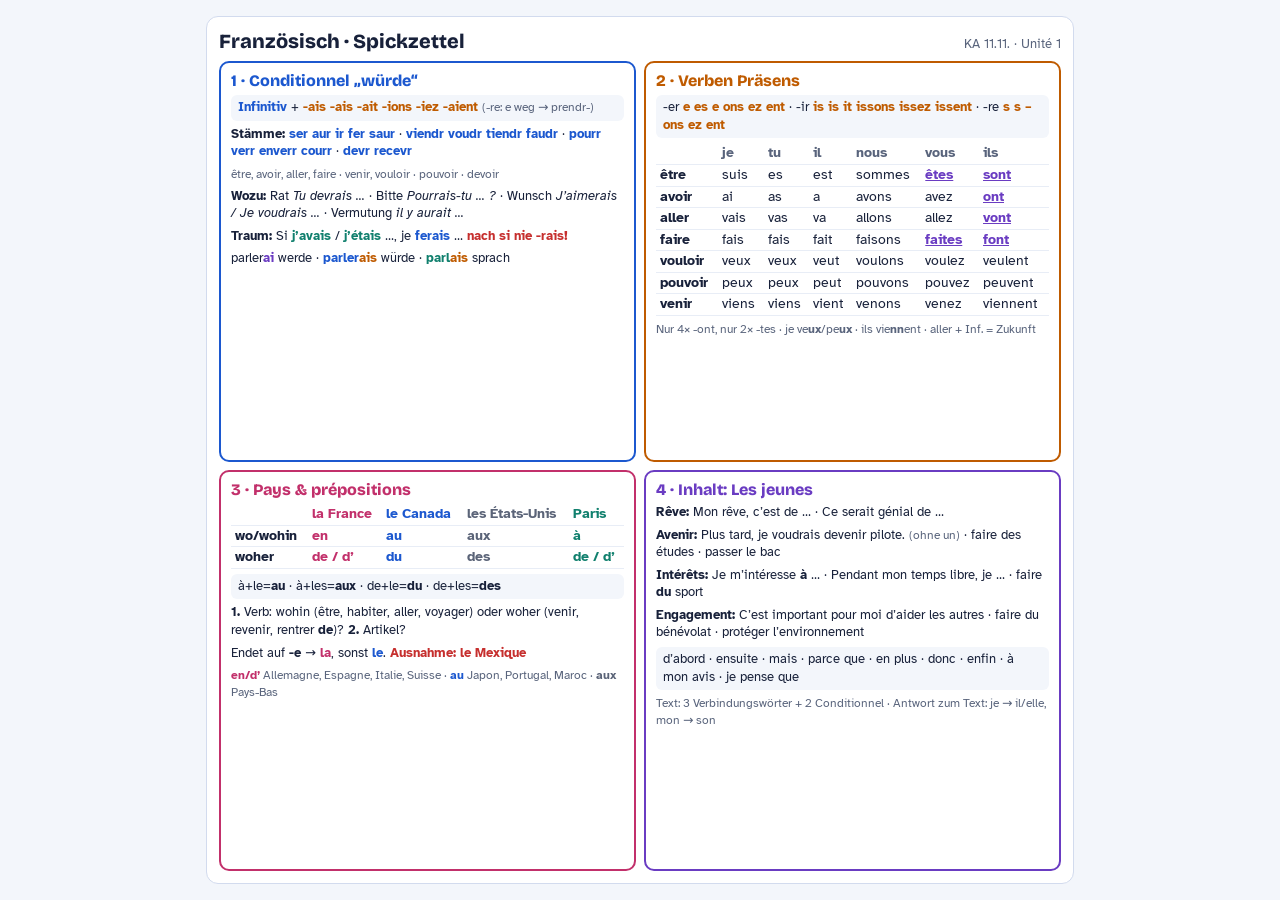
<file: franzoesisch/ka-2026-11-11-spickzettel.html>
<!doctype html>
<html lang="de"><head><meta charset="utf-8"><meta name="viewport" content="width=device-width,initial-scale=1">
<title>Spickzettel Französisch Quadrat</title>
<meta name="claude:viewport-fit-sides" content="cover">
<link rel="preconnect" href="https://fonts.googleapis.com">
<link rel="preconnect" href="https://fonts.gstatic.com" crossorigin>
<link rel="stylesheet" href="https://fonts.googleapis.com/css2?family=Atkinson+Hyperlegible:wght@400;700&family=Bricolage+Grotesque:opsz,wght@12..96,800&display=swap">
<style>
/* Layout: ein quadratisches Blatt, 4 Felder (2x2), gleiche Farben wie Lernpfad und Merkzettel. */
:root{
  --paper:#f3f6fb; --sheet:#ffffff; --ink:#18213a; --ink2:#59647c; --line:#d2dbee; --line2:#e8edf6;
  --stamm:#1c58cf; --stamm-bg:#d9e5ff; --end:#bf5b00; --end-bg:#ffe3c4; --fut:#6a3cc2; --fut-bg:#e9deff; --imp:#11806e; --imp-bg:#cdeee6;
  --bad:#c62f2e; --fem:#c2306b; --fem-bg:#fde0ec; --plu:#5b6478; --plu-bg:#e3e7ef;
  --display:"Bricolage Grotesque","Segoe UI",system-ui,sans-serif;
  --body:"Atkinson Hyperlegible","Segoe UI",system-ui,sans-serif;
}
@media (prefers-color-scheme: dark){:root:not([data-theme="light"]){
  --paper:#11151d; --sheet:#1a202b; --ink:#e7eaf1; --ink2:#a0a9bb; --line:#303b4f; --line2:#252e3d;
  --stamm:#86adff; --stamm-bg:#233660; --end:#ffad60; --end-bg:#4a3216; --fut:#c0a6ff; --fut-bg:#362a57; --imp:#5ad0bb; --imp-bg:#173f39;
  --bad:#ff7d79; --fem:#ff8ab8; --fem-bg:#4a1f33; --plu:#b4bccb; --plu-bg:#323a4a; color-scheme:dark}}
:root[data-theme="dark"]{
  --paper:#11151d; --sheet:#1a202b; --ink:#e7eaf1; --ink2:#a0a9bb; --line:#303b4f; --line2:#252e3d;
  --stamm:#86adff; --stamm-bg:#233660; --end:#ffad60; --end-bg:#4a3216; --fut:#c0a6ff; --fut-bg:#362a57; --imp:#5ad0bb; --imp-bg:#173f39;
  --bad:#ff7d79; --fem:#ff8ab8; --fem-bg:#4a1f33; --plu:#b4bccb; --plu-bg:#323a4a; color-scheme:dark}
*{box-sizing:border-box}
body{background:var(--paper);color:var(--ink);font:400 13px/1.35 var(--body);margin:0}
.wrap{padding-block:16px;padding-left:max(16px,env(safe-area-inset-left,0px));padding-right:max(16px,env(safe-area-inset-right,0px));display:grid;place-items:center}
.sq{width:min(100%,calc(100vh - 32px),920px);aspect-ratio:1/1;display:grid;grid-template-columns:1fr 1fr;grid-template-rows:auto 1fr 1fr;gap:8px;background:var(--sheet);border:1.5px solid var(--line);border-radius:12px;padding:12px}
.hd{grid-column:1/-1;display:flex;justify-content:space-between;align-items:baseline;gap:8px;flex-wrap:wrap}
.hd b{font:800 1.25rem var(--display)}
.hd span{color:var(--ink2);font-size:.8rem}
.q{border:2px solid var(--k);border-radius:10px;padding:8px 10px;min-width:0;overflow:hidden;display:flex;flex-direction:column;gap:5px}
.q h2{margin:0;font:800 1rem var(--display);color:var(--k)}
.q1{--k:var(--stamm)} .q2{--k:var(--end)} .q3{--k:var(--fem)} .q4{--k:var(--fut)}
.st{color:var(--stamm);font-weight:700} .en{color:var(--end);font-weight:700} .fe{color:var(--fut);font-weight:700} .im{color:var(--imp);font-weight:700}
.reb{color:var(--fut);font-weight:700;text-decoration:underline}
.box{background:var(--paper);border-radius:6px;padding:4px 7px}
.k{color:var(--ink2);font-size:.78rem}
.warn{color:var(--bad);font-weight:700}
table{border-collapse:collapse;width:100%;font-size:.86rem}
td,th{padding:1px 4px;border-bottom:1px solid var(--line2);text-align:left;white-space:nowrap}
th{color:var(--ink2);font-weight:700}
td:first-child{font-weight:700}
.gf{color:var(--fem);font-weight:700} .gm{color:var(--stamm);font-weight:700} .gp{color:var(--plu);font-weight:700} .gc{color:var(--imp);font-weight:700}
p{margin:0}
.tw{overflow-x:auto}
.q3 td,.q3 th{white-space:normal}
@media (max-width:700px){
  body{font-size:14px}
  .sq{aspect-ratio:auto;grid-template-columns:1fr;grid-template-rows:auto}
  .tw{overflow-x:auto}
}
</style>

<div class="wrap"><div class="sq">
  <div class="hd"><b>Französisch · Spickzettel</b><span>KA 11.11. · Unité 1</span></div>

  <div class="q q1"><h2>1 · Conditionnel „würde“</h2>
    <p class="box"><span class="st">Infinitiv</span> + <span class="en">-ais -ais -ait -ions -iez -aient</span> <span class="k">(-re: e weg → prendr-)</span></p>
    <p><b>Stämme:</b> <span class="st">ser aur ir fer saur</span> · <span class="st">viendr voudr tiendr faudr</span> · <span class="st">pourr verr enverr courr</span> · <span class="st">devr recevr</span></p>
    <p class="k">être, avoir, aller, faire · venir, vouloir · pouvoir · devoir</p>
    <p><b>Wozu:</b> Rat <i>Tu devrais …</i> · Bitte <i>Pourrais-tu … ?</i> · Wunsch <i>J’aimerais / Je voudrais …</i> · Vermutung <i>il y aurait …</i></p>
    <p><b>Traum:</b> Si <span class="im">j’avais</span> / <span class="im">j’étais</span> …, je <span class="st">ferais</span> … <span class="warn">nach si nie -rais!</span></p>
    <p>parler<span class="fe">ai</span> werde · <span class="st">parler</span><span class="en">ais</span> würde · <span class="im">parl</span><span class="en">ais</span> sprach</p>
  </div>

  <div class="q q2"><h2>2 · Verben Präsens</h2>
    <p class="box">-er <span class="en">e es e ons ez ent</span> · -ir <span class="en">is is it issons issez issent</span> · -re <span class="en">s s – ons ez ent</span></p>
    <div class="tw"><table>
      <tr><th></th><th>je</th><th>tu</th><th>il</th><th>nous</th><th>vous</th><th>ils</th></tr>
      <tr><td>être</td><td>suis</td><td>es</td><td>est</td><td>sommes</td><td class="reb">êtes</td><td class="reb">sont</td></tr>
      <tr><td>avoir</td><td>ai</td><td>as</td><td>a</td><td>avons</td><td>avez</td><td class="reb">ont</td></tr>
      <tr><td>aller</td><td>vais</td><td>vas</td><td>va</td><td>allons</td><td>allez</td><td class="reb">vont</td></tr>
      <tr><td>faire</td><td>fais</td><td>fais</td><td>fait</td><td>faisons</td><td class="reb">faites</td><td class="reb">font</td></tr>
      <tr><td>vouloir</td><td>veux</td><td>veux</td><td>veut</td><td>voulons</td><td>voulez</td><td>veulent</td></tr>
      <tr><td>pouvoir</td><td>peux</td><td>peux</td><td>peut</td><td>pouvons</td><td>pouvez</td><td>peuvent</td></tr>
      <tr><td>venir</td><td>viens</td><td>viens</td><td>vient</td><td>venons</td><td>venez</td><td>viennent</td></tr>
    </table></div>
    <p class="k">Nur 4× -ont, nur 2× -tes · je ve<b>ux</b>/pe<b>ux</b> · ils vie<b>nn</b>ent · aller + Inf. = Zukunft</p>
  </div>

  <div class="q q3"><h2>3 · Pays &amp; prépositions</h2>
    <div class="tw"><table>
      <tr><th></th><th class="gf">la France</th><th class="gm">le Canada</th><th class="gp">les États-Unis</th><th class="gc">Paris</th></tr>
      <tr><td>wo/wohin</td><td class="gf">en</td><td class="gm">au</td><td class="gp">aux</td><td class="gc">à</td></tr>
      <tr><td>woher</td><td class="gf">de / d’</td><td class="gm">du</td><td class="gp">des</td><td class="gc">de / d’</td></tr>
    </table></div>
    <p class="box">à+le=<b>au</b> · à+les=<b>aux</b> · de+le=<b>du</b> · de+les=<b>des</b></p>
    <p><b>1.</b> Verb: wohin (être, habiter, aller, voyager) oder woher (venir, revenir, rentrer <b>de</b>)? <b>2.</b> Artikel?</p>
    <p>Endet auf <b>-e</b> → <span class="gf">la</span>, sonst <span class="gm">le</span>. <span class="warn">Ausnahme: le Mexique</span></p>
    <p class="k"><span class="gf">en/d’</span> Allemagne, Espagne, Italie, Suisse · <span class="gm">au</span> Japon, Portugal, Maroc · <span class="gp">aux</span> Pays-Bas</p>
  </div>

  <div class="q q4"><h2>4 · Inhalt: Les jeunes</h2>
    <p><b>Rêve:</b> Mon rêve, c’est de … · Ce serait génial de …</p>
    <p><b>Avenir:</b> Plus tard, je voudrais devenir pilote. <span class="k">(ohne un)</span> · faire des études · passer le bac</p>
    <p><b>Intérêts:</b> Je m’intéresse <b>à</b> … · Pendant mon temps libre, je … · faire <b>du</b> sport</p>
    <p><b>Engagement:</b> C’est important pour moi d’aider les autres · faire du bénévolat · protéger l’environnement</p>
    <p class="box">d’abord · ensuite · mais · parce que · en plus · donc · enfin · à mon avis · je pense que</p>
    <p class="k">Text: 3 Verbindungswörter + 2 Conditionnel · Antwort zum Text: je → il/elle, mon → son</p>
  </div>
</div></div>

</html>
</file>
